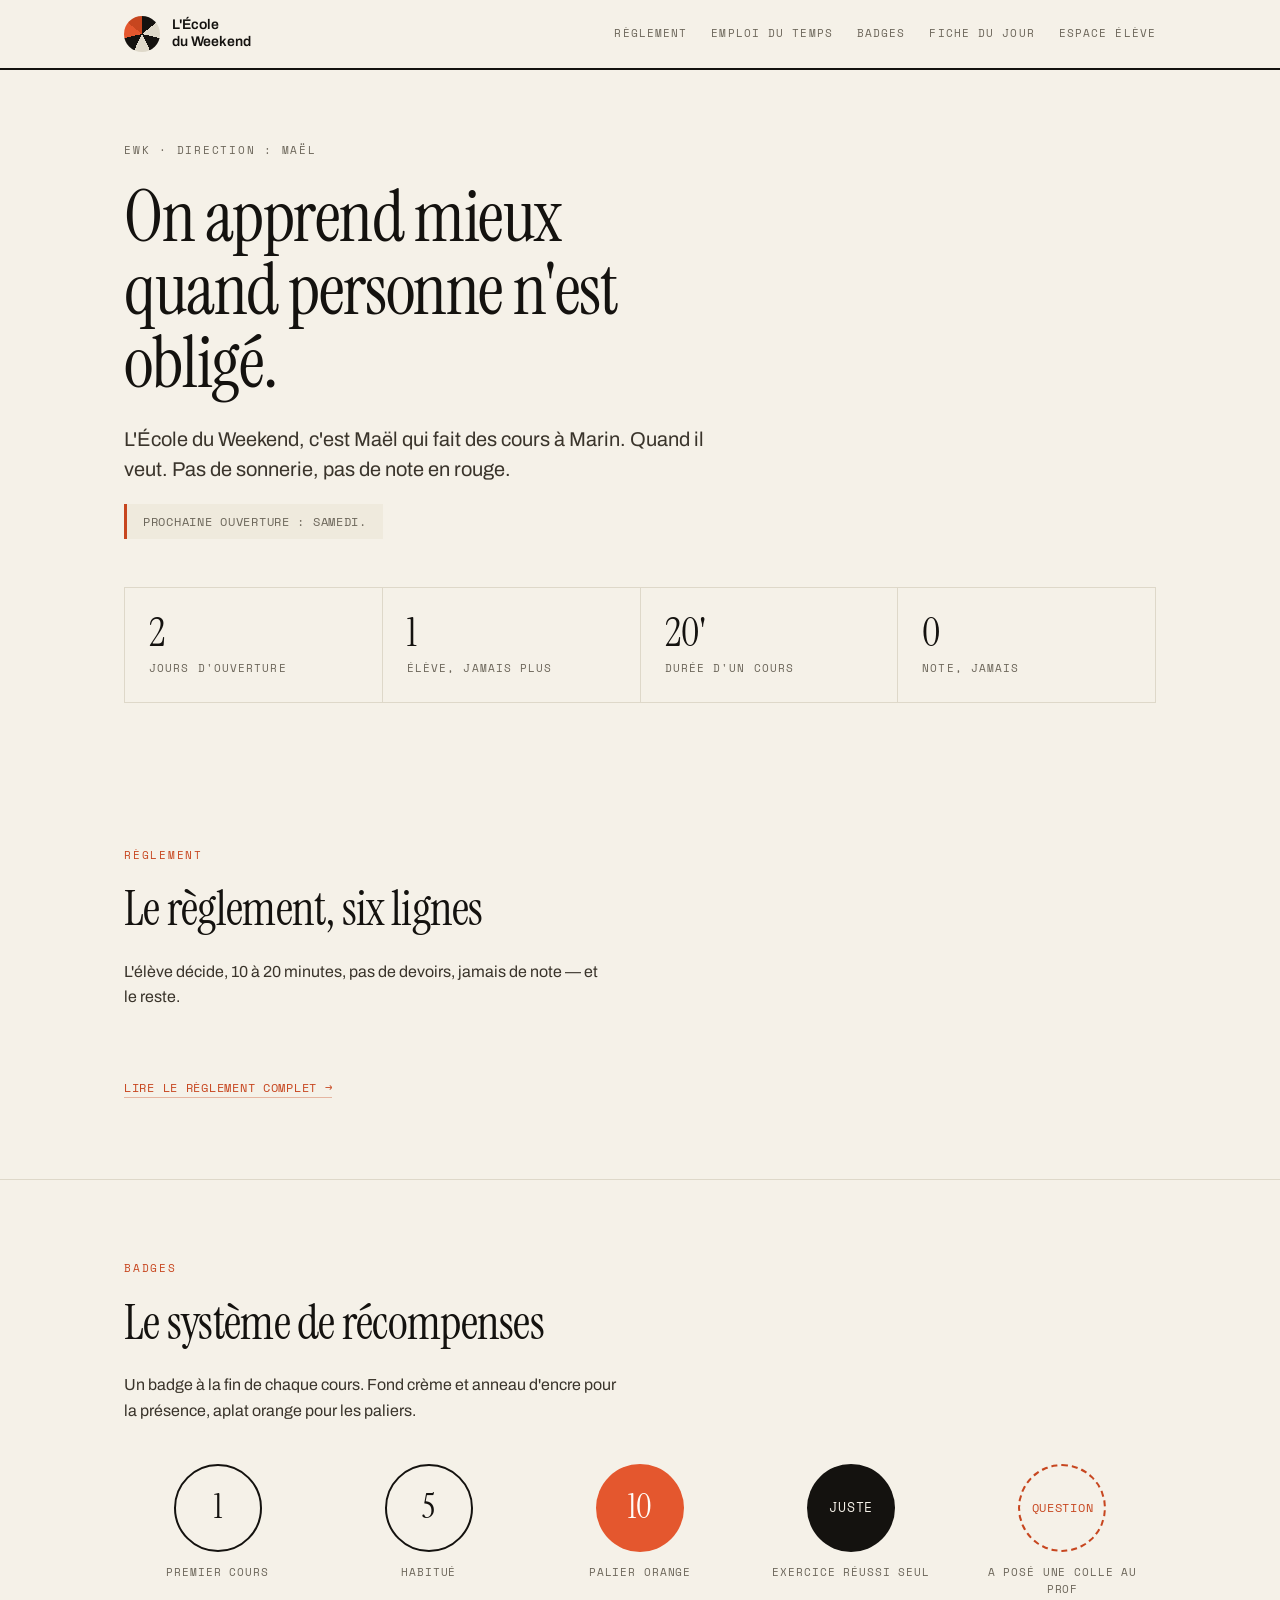
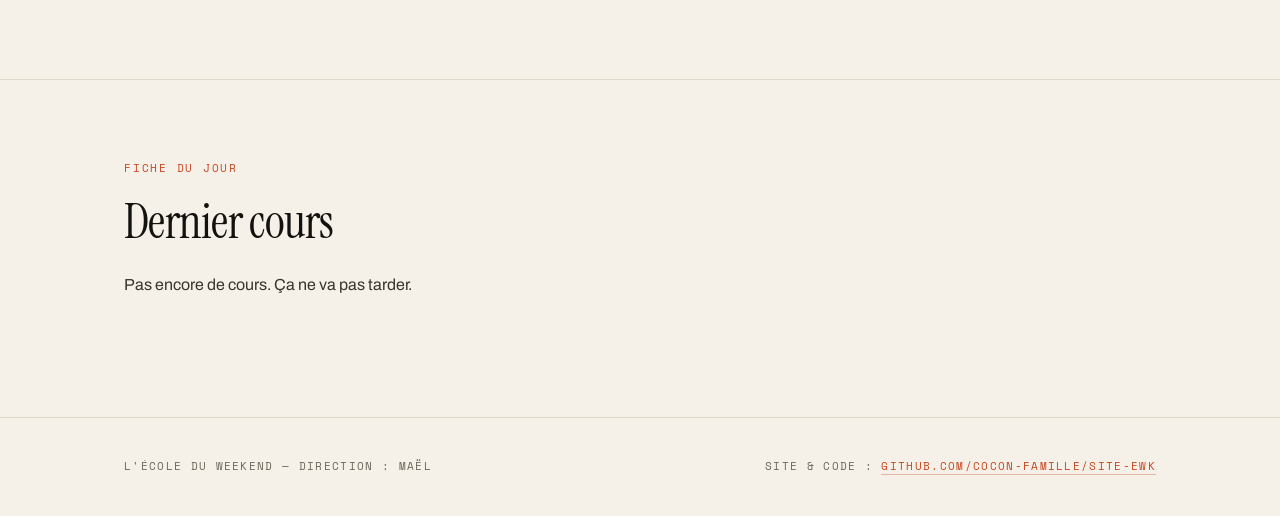
<file: index.html>
<!doctype html>
<html lang="fr">
<head>
<meta charset="utf-8">
<meta name="viewport" content="width=device-width, initial-scale=1">
<title>L'École du Weekend</title>
<meta name="description" content="L'École du Weekend — Maël fait des cours à Marin, deux jours par semaine, quand il veut.">
<link rel="icon" href="favicon.svg" type="image/svg+xml">
<link rel="icon" href="favicon-32.png" type="image/png">
<link rel="apple-touch-icon" href="apple-touch-icon.png">
<link rel="preconnect" href="https://fonts.googleapis.com">
<link rel="preconnect" href="https://fonts.gstatic.com" crossorigin>
<link href="https://fonts.googleapis.com/css2?family=Archivo:wght@400;500;600;700&family=Instrument+Serif:ital@0;1&family=Space+Mono:wght@400;700&display=swap" rel="stylesheet">
<link rel="stylesheet" href="styles.css">
</head>
<body>

<header class="site-header">
  <div class="wrap header-row">
    <a class="brand" href="#top">
      <span class="disc" aria-hidden="true"></span>
      <span class="brand-name">L'École<br>du Weekend</span>
    </a>
    <nav class="site-nav">
      <a href="reglement.html">Règlement</a>
      <a href="edt.html">Emploi du temps</a>
      <a href="#badges">Badges</a>
      <a href="#fiche">Fiche du jour</a>
      <a href="eleve.html">Espace élève</a>
    </nav>
  </div>
</header>

<main id="top">

  <section class="hero wrap">
    <p class="eyebrow">EWK &middot; direction : Maël</p>
    <h1>On apprend mieux<br>quand personne n'est obligé.</h1>
    <p class="lede">L'École du Weekend, c'est Maël qui fait des cours à Marin. Quand il veut. Pas de sonnerie, pas de note en rouge.</p>
    <p class="status" id="open-status" aria-live="polite"></p>
    <div class="stat-grid">
      <div class="stat"><span class="stat-num">2</span><span class="stat-label">jours d'ouverture</span></div>
      <div class="stat"><span class="stat-num">1</span><span class="stat-label">élève, jamais plus</span></div>
      <div class="stat"><span class="stat-num">20'</span><span class="stat-label">durée d'un cours</span></div>
      <div class="stat"><span class="stat-num">0</span><span class="stat-label">note, jamais</span></div>
    </div>
  </section>

  <section id="regles" class="section regles">
    <div class="wrap">
      <p class="eyebrow eyebrow--accent">Règlement</p>
      <h2>Le règlement, six lignes</h2>
      <p class="section-lede">L'élève décide, 10 à 20 minutes, pas de devoirs, jamais de note — et le reste.</p>
      <a class="link-arrow" href="reglement.html">Lire le règlement complet &rarr;</a>
    </div>
  </section>

  <section id="badges" class="section badges">
    <div class="wrap">
      <p class="eyebrow eyebrow--accent">Badges</p>
      <h2>Le système de récompenses</h2>
      <p class="section-lede">Un badge à la fin de chaque cours. Fond crème et anneau d'encre pour la présence, aplat orange pour les paliers.</p>
      <ul class="badge-grid">
        <li class="badge">
          <span class="badge-disc badge-disc--outline">1</span>
          <span class="badge-label">Premier cours</span>
        </li>
        <li class="badge">
          <span class="badge-disc badge-disc--outline">5</span>
          <span class="badge-label">Habitué</span>
        </li>
        <li class="badge">
          <span class="badge-disc badge-disc--orange">10</span>
          <span class="badge-label">Palier orange</span>
        </li>
        <li class="badge">
          <span class="badge-disc badge-disc--ink">JUSTE</span>
          <span class="badge-label">Exercice réussi seul</span>
        </li>
        <li class="badge">
          <span class="badge-disc badge-disc--dashed">QUESTION</span>
          <span class="badge-label">A posé une colle au prof</span>
        </li>
      </ul>
    </div>
  </section>

  <section id="fiche" class="section fiche">
    <div class="wrap">
      <p class="eyebrow eyebrow--accent">Fiche du jour</p>
      <h2>Dernier cours</h2>
      <div id="fiche-slot">
        <p class="section-lede">Chargement…</p>
      </div>
    </div>
  </section>

</main>

<footer class="site-footer">
  <div class="wrap footer-row">
    <span>L'École du Weekend &mdash; direction&nbsp;: Maël</span>
    <span>Site &amp; code&nbsp;: <a href="https://github.com/Cocon-famille/site-ewk">github.com/Cocon-famille/site-ewk</a></span>
  </div>
</footer>

<script src="data.js"></script>
<script src="script.js"></script>
<script>
  (async function () {
    const slot = document.getElementById("fiche-slot");
    try {
      const fiches = await EWK.fetchJSON("fiches.json");
      slot.innerHTML = "";
      if (!fiches.length) {
        slot.innerHTML = '<p class="section-lede">Pas encore de cours. Ça ne va pas tarder.</p>';
        return;
      }
      slot.appendChild(EWK.fiche(fiches[fiches.length - 1]));
    } catch (e) {
      slot.innerHTML = '<p class="section-lede">Fiche indisponible pour le moment.</p>';
    }
  })();
</script>
<!--Start of Tawk.to Script-->
<script type="text/javascript">
var Tawk_API=Tawk_API||{}, Tawk_LoadStart=new Date();
(function(){
var s1=document.createElement("script"),s0=document.getElementsByTagName("script")[0];
s1.async=true;
s1.src='https://embed.tawk.to/6adca12064a87f34797a15f4/1k5mtaqas';
s1.charset='UTF-8';
s1.setAttribute('crossorigin','*');
s0.parentNode.insertBefore(s1,s0);
})();
</script>
<!--End of Tawk.to Script-->
</body>
</html>
</file>
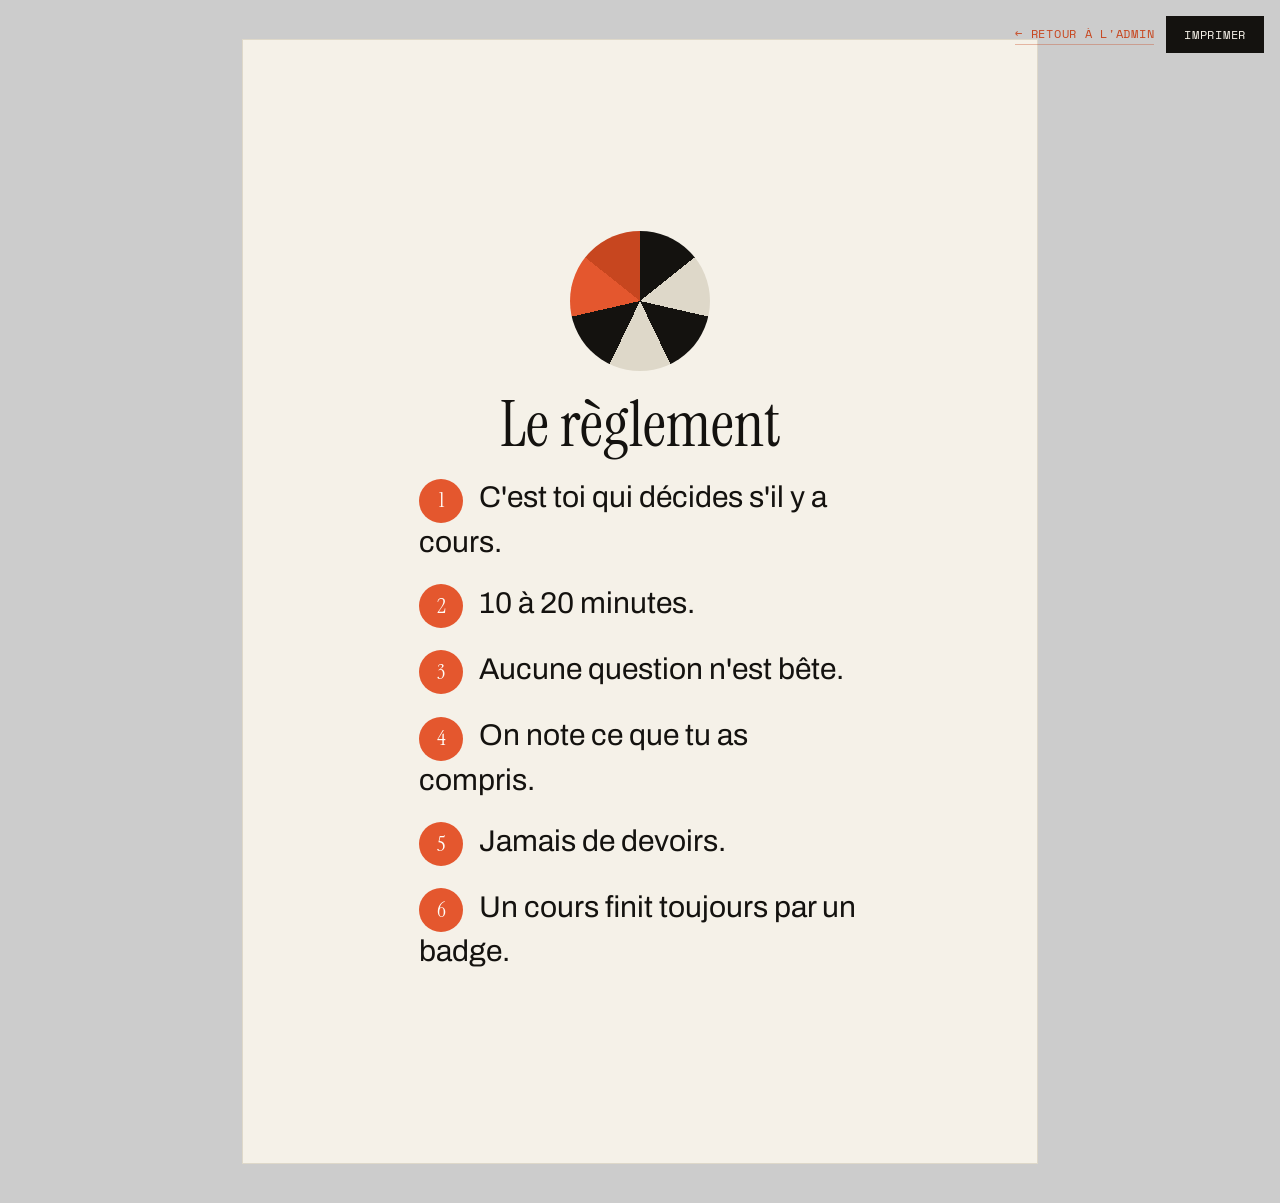
<file: affiche.html>
<!doctype html>
<html lang="fr">
<head>
<meta charset="utf-8">
<meta name="viewport" content="width=device-width, initial-scale=1">
<title>Affiche — L'École du Weekend</title>
<meta name="robots" content="noindex">
<link rel="icon" href="favicon.svg" type="image/svg+xml">
<link rel="icon" href="favicon-32.png" type="image/png">
<link rel="apple-touch-icon" href="apple-touch-icon.png">
<link rel="preconnect" href="https://fonts.googleapis.com">
<link rel="preconnect" href="https://fonts.gstatic.com" crossorigin>
<link href="https://fonts.googleapis.com/css2?family=Archivo:wght@400;600;700&family=Instrument+Serif:ital@0;1&family=Space+Mono:wght@400;700&display=swap" rel="stylesheet">
<link rel="stylesheet" href="styles.css">
</head>
<body class="poster-body">

<div class="poster-toolbar no-print">
  <a href="admin.html" id="back-link">&larr; Retour à l'admin</a>
  <button id="print-btn" type="button">Imprimer</button>
</div>

<div id="poster" class="poster"></div>

<script src="data.js"></script>
<script src="affiche.js"></script>
<!--Start of Tawk.to Script-->
<script type="text/javascript">
var Tawk_API=Tawk_API||{}, Tawk_LoadStart=new Date();
(function(){
var s1=document.createElement("script"),s0=document.getElementsByTagName("script")[0];
s1.async=true;
s1.src='https://embed.tawk.to/6adca12064a87f34797a15f4/1k5mtaqas';
s1.charset='UTF-8';
s1.setAttribute('crossorigin','*');
s0.parentNode.insertBefore(s1,s0);
})();
</script>
<!--End of Tawk.to Script-->
</body>
</html>
</file>
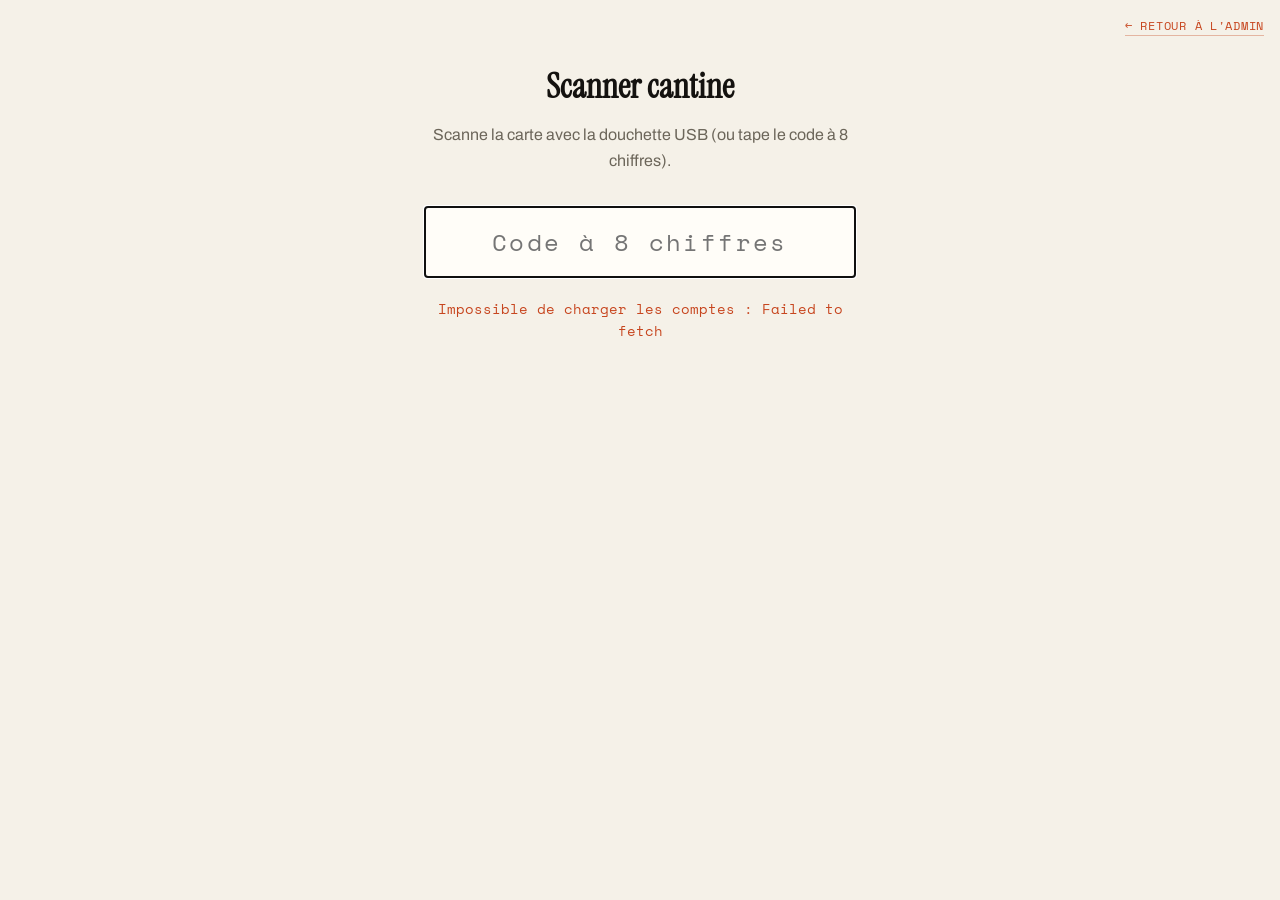
<file: cantine-scan.html>
<!doctype html>
<html lang="fr">
<head>
<meta charset="utf-8">
<meta name="viewport" content="width=device-width, initial-scale=1">
<title>Scanner cantine — L'École du Weekend</title>
<meta name="robots" content="noindex">
<link rel="icon" href="favicon.svg" type="image/svg+xml">
<link rel="icon" href="favicon-32.png" type="image/png">
<link rel="apple-touch-icon" href="apple-touch-icon.png">
<link rel="preconnect" href="https://fonts.googleapis.com">
<link rel="preconnect" href="https://fonts.gstatic.com" crossorigin>
<link href="https://fonts.googleapis.com/css2?family=Archivo:wght@400;500;600;700&family=Instrument+Serif:ital@0;1&family=Space+Mono:wght@400;700&display=swap" rel="stylesheet">
<link rel="stylesheet" href="styles.css">
</head>
<body class="fp-body">

<div class="poster-toolbar no-print">
  <a href="admin.html">&larr; Retour à l'admin</a>
</div>

<main class="cantine-scan-wrap">
  <h1 class="cantine-page-title">Scanner cantine</h1>
  <p class="cantine-page-lede">Scanne la carte avec la douchette USB (ou tape le code à 8 chiffres).</p>
  <input id="scan-input" class="scan-input" type="text" inputmode="numeric" autocomplete="off" placeholder="Code à 8 chiffres" autofocus>
  <p id="scan-status" class="scan-status">Prêt à scanner.</p>
</main>

<script src="data.js"></script>
<script src="cantine-scan.js"></script>
<!--Start of Tawk.to Script-->
<script type="text/javascript">
var Tawk_API=Tawk_API||{}, Tawk_LoadStart=new Date();
(function(){
var s1=document.createElement("script"),s0=document.getElementsByTagName("script")[0];
s1.async=true;
s1.src='https://embed.tawk.to/6adca12064a87f34797a15f4/1k5mtaqas';
s1.charset='UTF-8';
s1.setAttribute('crossorigin','*');
s0.parentNode.insertBefore(s1,s0);
})();
</script>
<!--End of Tawk.to Script-->
</body>
</html>
</file>
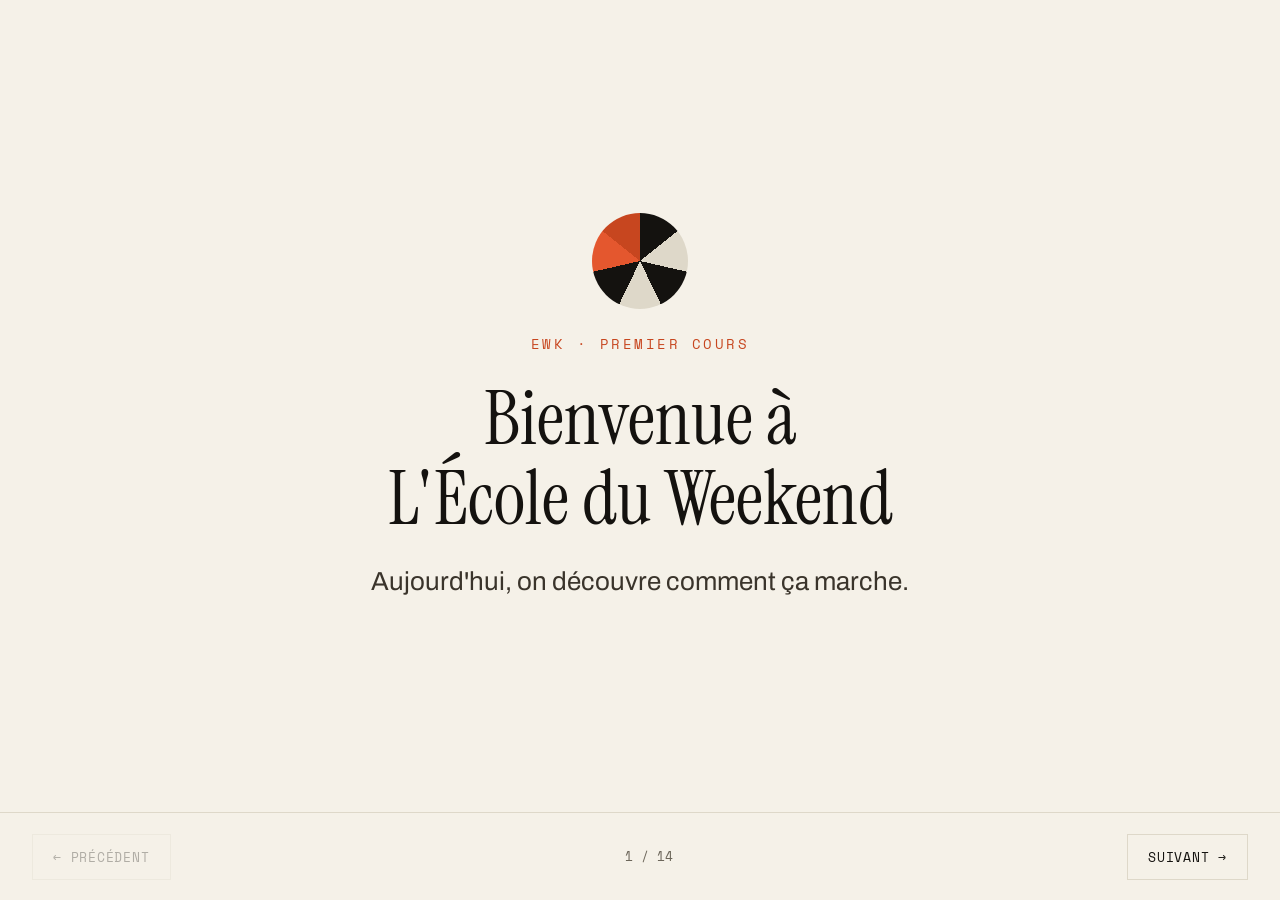
<file: diaporama.html>
<!doctype html>
<html lang="fr">
<head>
<meta charset="utf-8">
<meta name="viewport" content="width=device-width, initial-scale=1">
<title>Découverte — L'École du Weekend</title>
<meta name="robots" content="noindex">
<link rel="icon" href="favicon.svg" type="image/svg+xml">
<link rel="icon" href="favicon-32.png" type="image/png">
<link rel="apple-touch-icon" href="apple-touch-icon.png">
<link rel="preconnect" href="https://fonts.googleapis.com">
<link rel="preconnect" href="https://fonts.gstatic.com" crossorigin>
<link href="https://fonts.googleapis.com/css2?family=Archivo:wght@400;500;600;700&family=Instrument+Serif:ital@0;1&family=Space+Mono:wght@400;700&display=swap" rel="stylesheet">
<link rel="stylesheet" href="styles.css">
</head>
<body class="diapo-body">

<div id="diapo" class="diapo"></div>

<div class="diapo-nav">
  <button id="diapo-prev" type="button">&larr; Précédent</button>
  <span id="diapo-counter" class="diapo-counter"></span>
  <button id="diapo-next" type="button">Suivant &rarr;</button>
</div>

<script src="data.js"></script>
<script src="diaporama.js"></script>
<!--Start of Tawk.to Script-->
<script type="text/javascript">
var Tawk_API=Tawk_API||{}, Tawk_LoadStart=new Date();
(function(){
var s1=document.createElement("script"),s0=document.getElementsByTagName("script")[0];
s1.async=true;
s1.src='https://embed.tawk.to/6adca12064a87f34797a15f4/1k5mtaqas';
s1.charset='UTF-8';
s1.setAttribute('crossorigin','*');
s0.parentNode.insertBefore(s1,s0);
})();
</script>
<!--End of Tawk.to Script-->
</body>
</html>
</file>
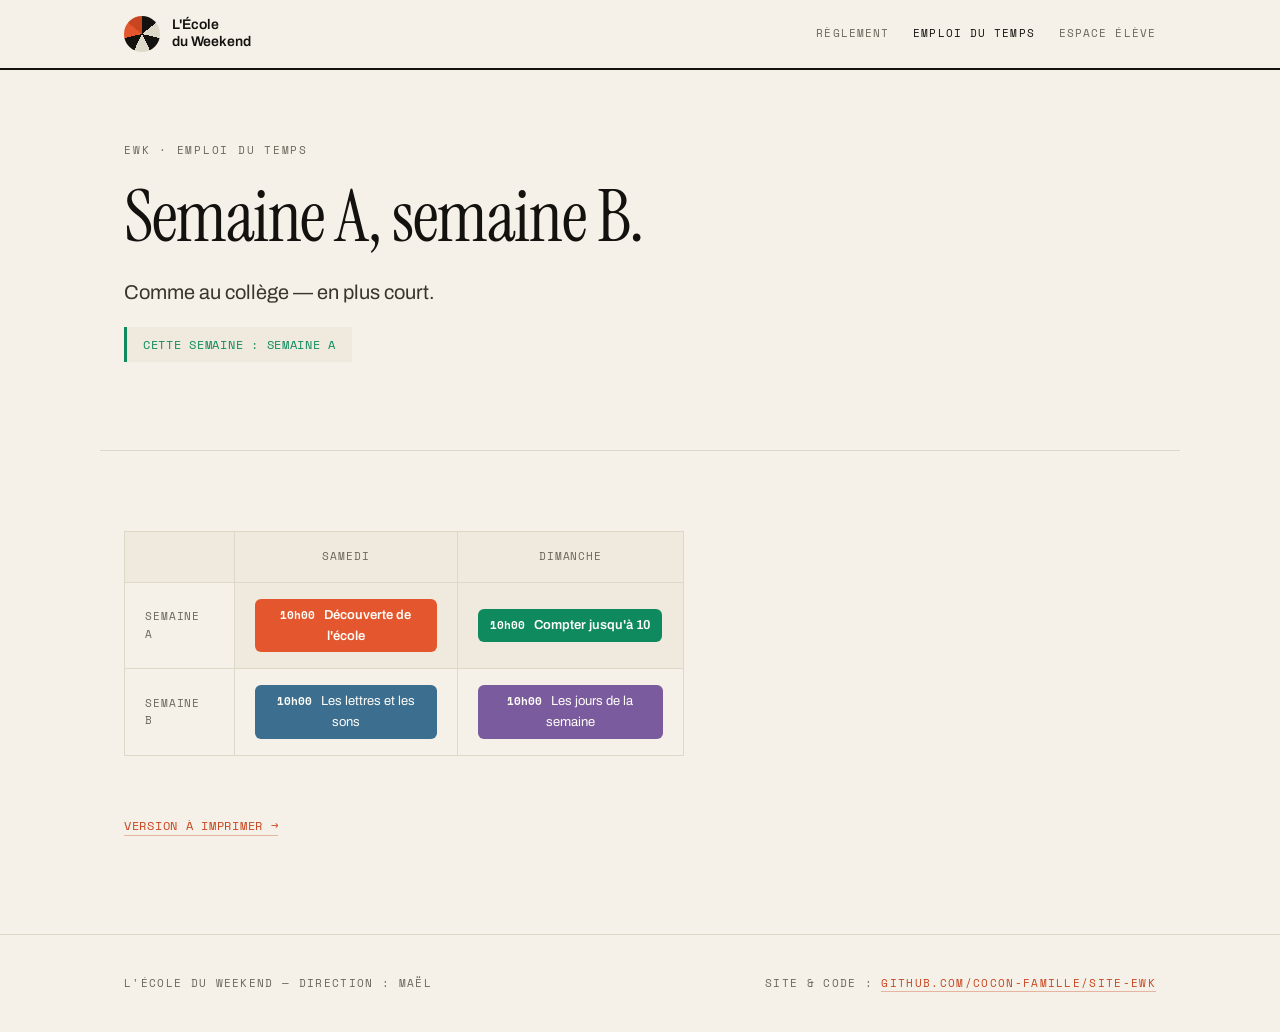
<file: edt.html>
<!doctype html>
<html lang="fr">
<head>
<meta charset="utf-8">
<meta name="viewport" content="width=device-width, initial-scale=1">
<title>Emploi du temps — L'École du Weekend</title>
<meta name="description" content="L'emploi du temps de L'École du Weekend, semaine A / semaine B.">
<link rel="icon" href="favicon.svg" type="image/svg+xml">
<link rel="icon" href="favicon-32.png" type="image/png">
<link rel="apple-touch-icon" href="apple-touch-icon.png">
<link rel="preconnect" href="https://fonts.googleapis.com">
<link rel="preconnect" href="https://fonts.gstatic.com" crossorigin>
<link href="https://fonts.googleapis.com/css2?family=Archivo:wght@400;500;600;700&family=Instrument+Serif:ital@0;1&family=Space+Mono:wght@400;700&display=swap" rel="stylesheet">
<link rel="stylesheet" href="styles.css">
</head>
<body>

<header class="site-header">
  <div class="wrap header-row">
    <a class="brand" href="index.html">
      <span class="disc" aria-hidden="true"></span>
      <span class="brand-name">L'École<br>du Weekend</span>
    </a>
    <nav class="site-nav">
      <a href="reglement.html">Règlement</a>
      <a href="edt.html" aria-current="page">Emploi du temps</a>
      <a href="eleve.html">Espace élève</a>
    </nav>
  </div>
</header>

<main>

  <section class="hero wrap hero--page">
    <p class="eyebrow">EWK &middot; emploi du temps</p>
    <h1>Semaine A, semaine B.</h1>
    <p class="lede">Comme au collège &mdash; en plus court.</p>
    <p class="status" id="semaine-status" aria-live="polite"></p>
  </section>

  <section class="section edt">
    <div class="wrap">
      <div id="edt-slot">
        <p class="section-lede">Chargement…</p>
      </div>
      <p style="margin-top:32px"><a class="link-arrow" href="affiche.html?type=edt" target="_blank" rel="noopener">Version à imprimer &rarr;</a></p>
    </div>
  </section>

</main>

<footer class="site-footer">
  <div class="wrap footer-row">
    <span>L'École du Weekend &mdash; direction&nbsp;: Maël</span>
    <span>Site &amp; code&nbsp;: <a href="https://github.com/Cocon-famille/site-ewk">github.com/Cocon-famille/site-ewk</a></span>
  </div>
</footer>

<script src="data.js"></script>
<script src="edt.js"></script>
<!--Start of Tawk.to Script-->
<script type="text/javascript">
var Tawk_API=Tawk_API||{}, Tawk_LoadStart=new Date();
(function(){
var s1=document.createElement("script"),s0=document.getElementsByTagName("script")[0];
s1.async=true;
s1.src='https://embed.tawk.to/6adca12064a87f34797a15f4/1k5mtaqas';
s1.charset='UTF-8';
s1.setAttribute('crossorigin','*');
s0.parentNode.insertBefore(s1,s0);
})();
</script>
<!--End of Tawk.to Script-->
</body>
</html>
</file>
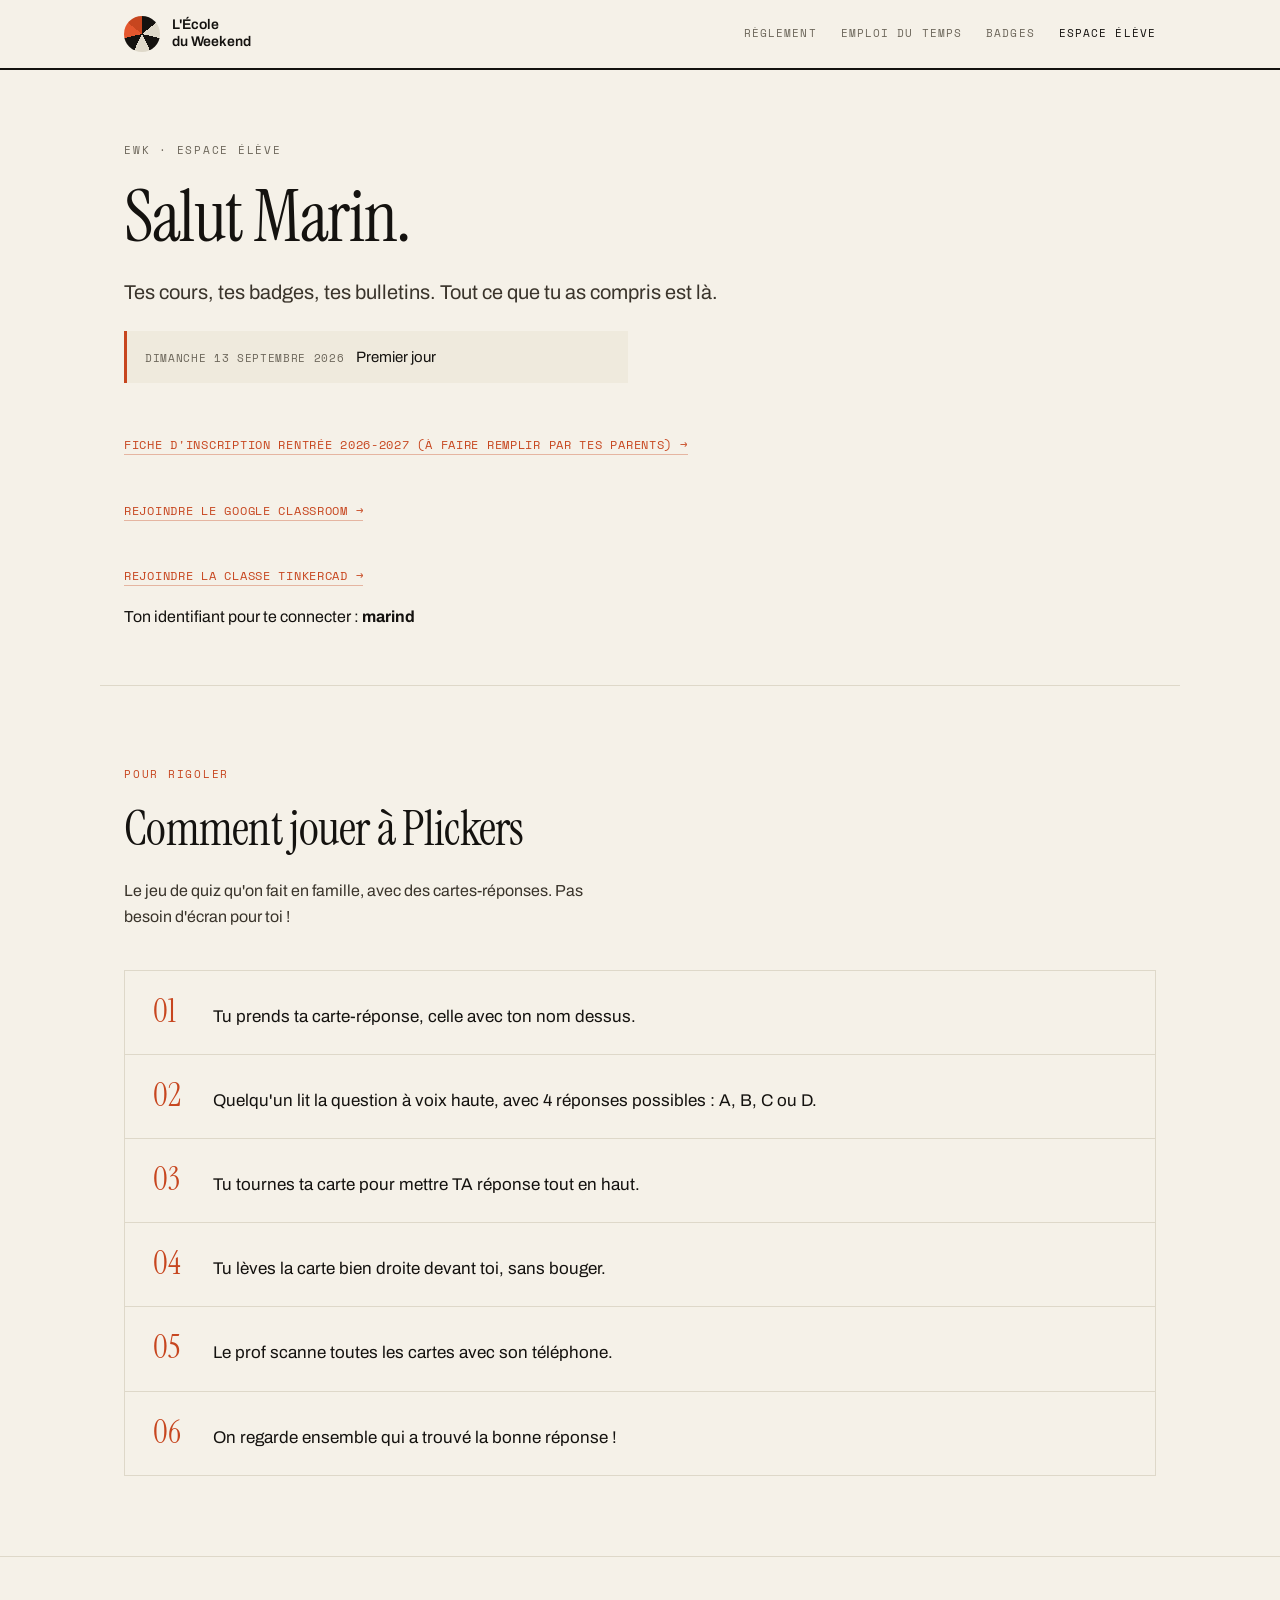
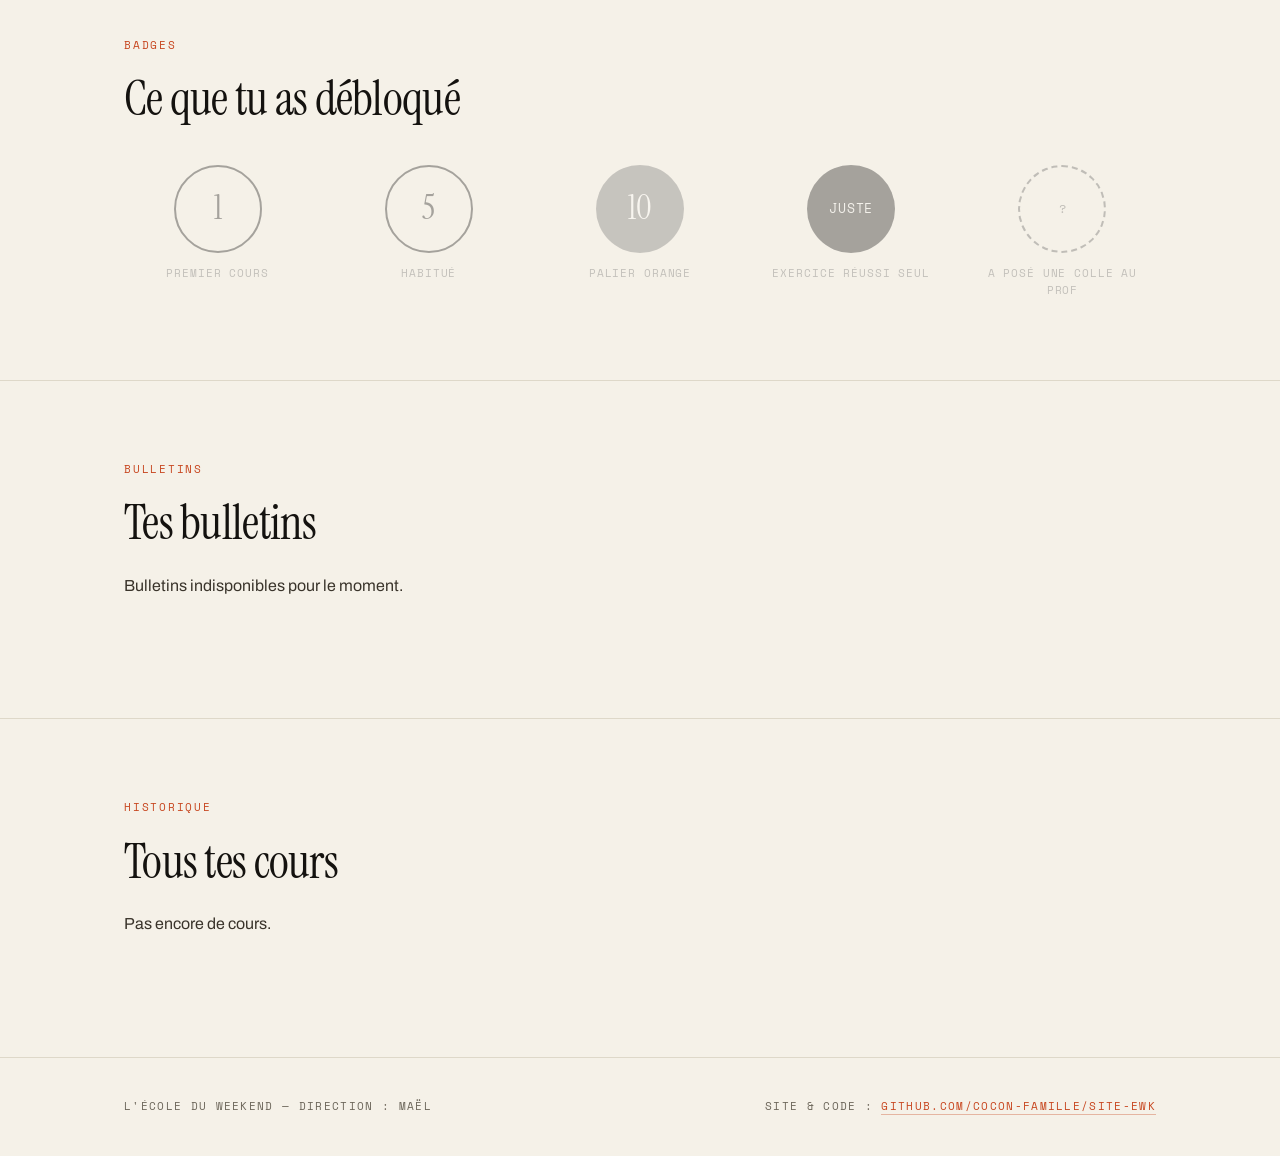
<file: eleve.html>
<!doctype html>
<html lang="fr">
<head>
<meta charset="utf-8">
<meta name="viewport" content="width=device-width, initial-scale=1">
<title>Espace élève — L'École du Weekend</title>
<meta name="description" content="Les fiches de cours, les badges et les bulletins de L'École du Weekend.">
<link rel="icon" href="favicon.svg" type="image/svg+xml">
<link rel="icon" href="favicon-32.png" type="image/png">
<link rel="apple-touch-icon" href="apple-touch-icon.png">
<link rel="preconnect" href="https://fonts.googleapis.com">
<link rel="preconnect" href="https://fonts.gstatic.com" crossorigin>
<link href="https://fonts.googleapis.com/css2?family=Archivo:wght@400;500;600;700&family=Instrument+Serif:ital@0;1&family=Space+Mono:wght@400;700&display=swap" rel="stylesheet">
<link rel="stylesheet" href="styles.css">
</head>
<body>

<header class="site-header">
  <div class="wrap header-row">
    <a class="brand" href="index.html">
      <span class="disc" aria-hidden="true"></span>
      <span class="brand-name">L'École<br>du Weekend</span>
    </a>
    <nav class="site-nav">
      <a href="reglement.html">Règlement</a>
      <a href="edt.html">Emploi du temps</a>
      <a href="index.html#badges">Badges</a>
      <a href="eleve.html" aria-current="page">Espace élève</a>
    </nav>
  </div>
</header>

<main>

  <section class="hero wrap hero--page">
    <p class="eyebrow">EWK &middot; espace élève</p>
    <h1>Salut Marin.</h1>
    <p class="lede">Tes cours, tes badges, tes bulletins. Tout ce que tu as compris est là.</p>
    <div id="eleve-messages" class="messages-list"></div>
    <p style="margin-top:24px"><a class="link-arrow" href="affiche.html?type=inscription" target="_blank" rel="noopener">Fiche d'inscription rentrée 2026-2027 (à faire remplir par tes parents) &rarr;</a></p>
    <p style="margin-top:12px"><a class="link-arrow" href="https://classroom.google.com/c/ODM1NTk5MDkxMDQ4?cjc=ffl4yxn3" target="_blank" rel="noopener">Rejoindre le Google Classroom &rarr;</a></p>
    <p style="margin-top:12px"><a id="tinkercad-link" class="link-arrow" href="https://www.tinkercad.com/joinclass/WNXS2AWKJ" target="_blank" rel="noopener">Rejoindre la classe Tinkercad &rarr;</a></p>
    <p style="margin-top:4px">Ton identifiant pour te connecter : <strong id="tinkercad-id"></strong></p>
  </section>

  <section class="section plickers">
    <div class="wrap">
      <p class="eyebrow eyebrow--accent">Pour rigoler</p>
      <h2>Comment jouer à Plickers</h2>
      <p class="section-lede">Le jeu de quiz qu'on fait en famille, avec des cartes-réponses. Pas besoin d'écran pour toi !</p>
      <ol class="rules">
        <li><span class="rule-num">01</span><span>Tu prends ta carte-réponse, celle avec ton nom dessus.</span></li>
        <li><span class="rule-num">02</span><span>Quelqu'un lit la question à voix haute, avec 4 réponses possibles : A, B, C ou D.</span></li>
        <li><span class="rule-num">03</span><span>Tu tournes ta carte pour mettre TA réponse tout en haut.</span></li>
        <li><span class="rule-num">04</span><span>Tu lèves la carte bien droite devant toi, sans bouger.</span></li>
        <li><span class="rule-num">05</span><span>Le prof scanne toutes les cartes avec son téléphone.</span></li>
        <li><span class="rule-num">06</span><span>On regarde ensemble qui a trouvé la bonne réponse !</span></li>
      </ol>
    </div>
  </section>

  <section class="section badges">
    <div class="wrap">
      <p class="eyebrow eyebrow--accent">Badges</p>
      <h2>Ce que tu as débloqué</h2>
      <ul class="badge-grid" id="eleve-badges"></ul>
    </div>
  </section>

  <section class="section bulletins">
    <div class="wrap">
      <p class="eyebrow eyebrow--accent">Bulletins</p>
      <h2>Tes bulletins</h2>
      <div id="eleve-bulletins" class="bulletin-list">
        <p class="section-lede">Chargement…</p>
      </div>
    </div>
  </section>

  <section class="section fiche">
    <div class="wrap">
      <p class="eyebrow eyebrow--accent">Historique</p>
      <h2>Tous tes cours</h2>
      <div id="eleve-fiches" class="fiche-list">
        <p class="section-lede">Chargement…</p>
      </div>
    </div>
  </section>

</main>

<footer class="site-footer">
  <div class="wrap footer-row">
    <span>L'École du Weekend &mdash; direction&nbsp;: Maël</span>
    <span>Site &amp; code&nbsp;: <a href="https://github.com/Cocon-famille/site-ewk">github.com/Cocon-famille/site-ewk</a></span>
  </div>
</footer>

<script src="data.js"></script>
<script src="eleve.js"></script>
<!--Start of Tawk.to Script-->
<script type="text/javascript">
var Tawk_API=Tawk_API||{}, Tawk_LoadStart=new Date();
(function(){
var s1=document.createElement("script"),s0=document.getElementsByTagName("script")[0];
s1.async=true;
s1.src='https://embed.tawk.to/6adca12064a87f34797a15f4/1k5mtaqas';
s1.charset='UTF-8';
s1.setAttribute('crossorigin','*');
s0.parentNode.insertBefore(s1,s0);
})();
</script>
<!--End of Tawk.to Script-->
</body>
</html>
</file>
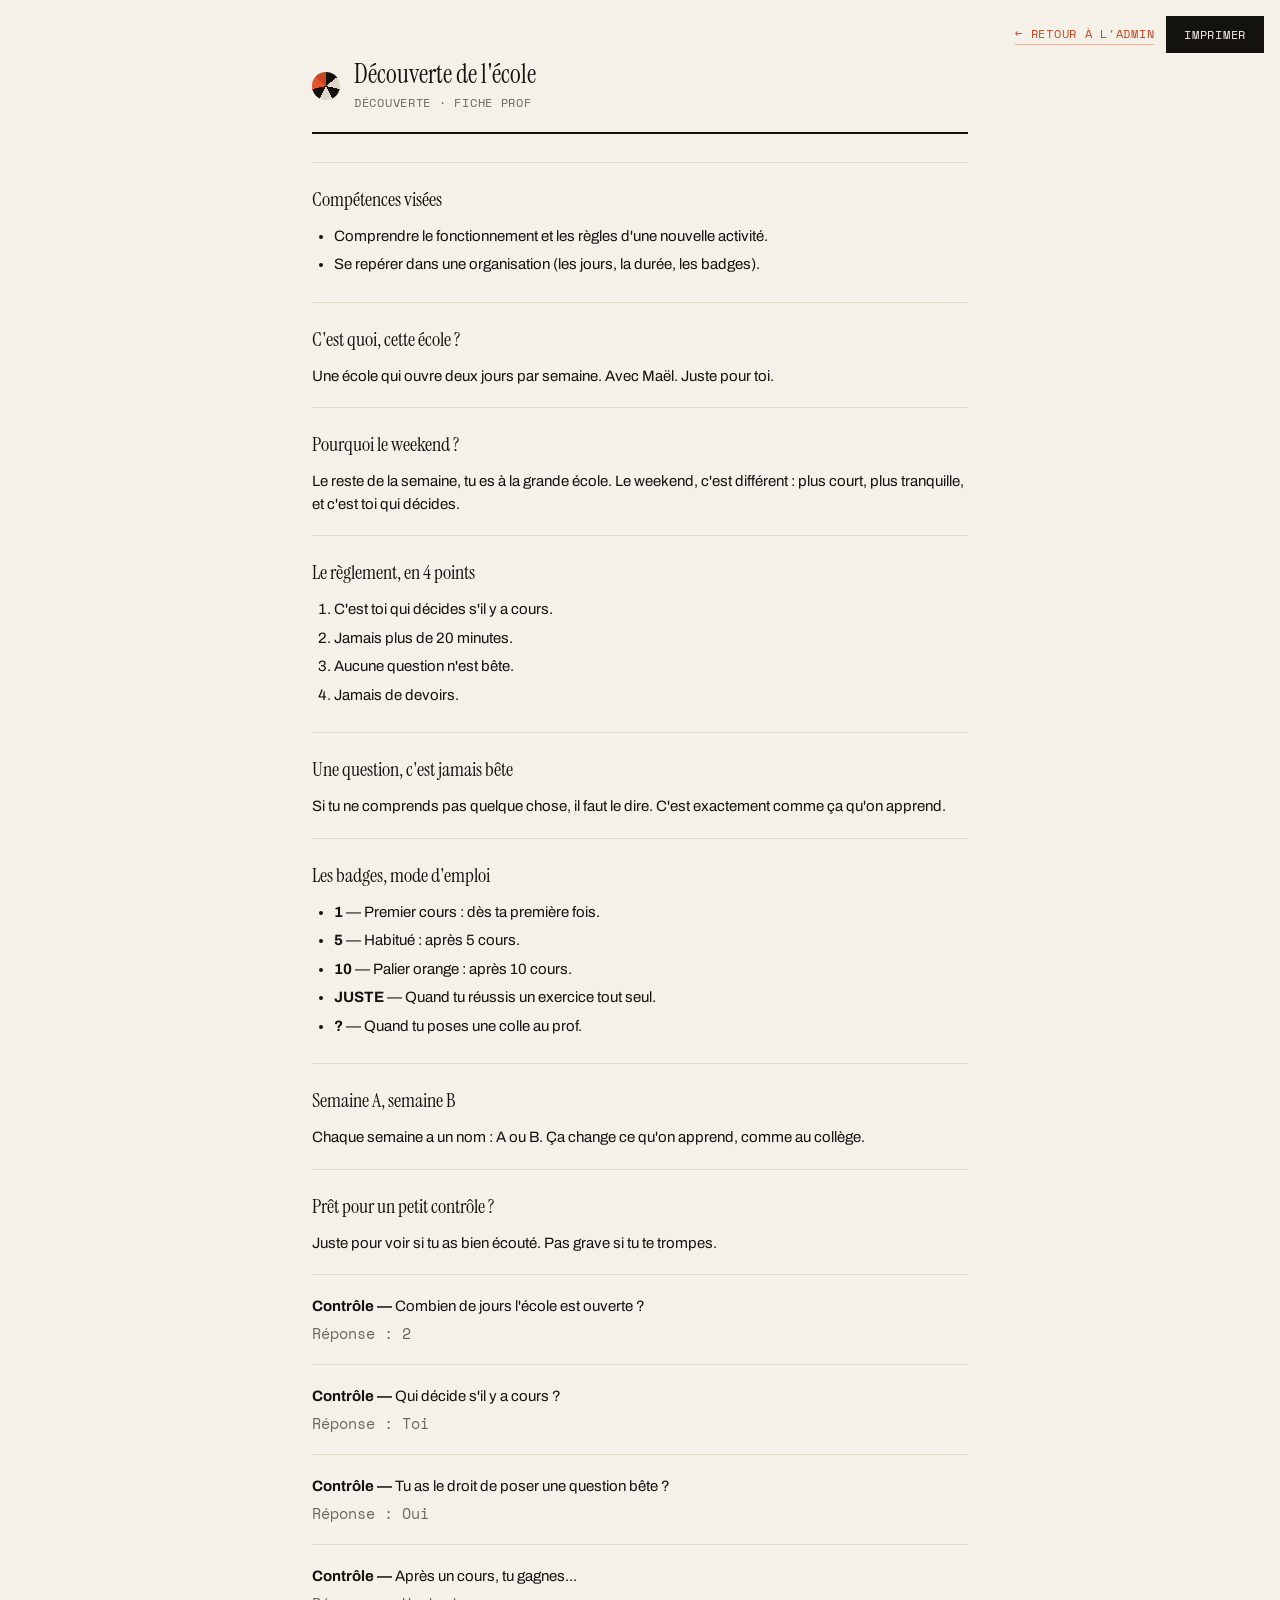
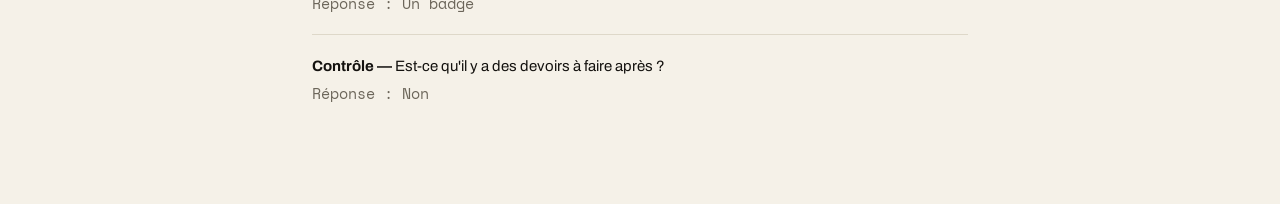
<file: fiche-prof.html>
<!doctype html>
<html lang="fr">
<head>
<meta charset="utf-8">
<meta name="viewport" content="width=device-width, initial-scale=1">
<title>Fiche prof — L'École du Weekend</title>
<meta name="robots" content="noindex">
<link rel="icon" href="favicon.svg" type="image/svg+xml">
<link rel="icon" href="favicon-32.png" type="image/png">
<link rel="apple-touch-icon" href="apple-touch-icon.png">
<link rel="preconnect" href="https://fonts.googleapis.com">
<link rel="preconnect" href="https://fonts.gstatic.com" crossorigin>
<link href="https://fonts.googleapis.com/css2?family=Archivo:wght@400;500;600;700&family=Instrument+Serif:ital@0;1&family=Space+Mono:wght@400;700&display=swap" rel="stylesheet">
<link rel="stylesheet" href="styles.css">
</head>
<body class="fp-body">

<div class="poster-toolbar no-print">
  <a href="admin.html">&larr; Retour à l'admin</a>
  <button id="print-btn" type="button">Imprimer</button>
</div>

<main id="fp-doc" class="fp-doc"></main>

<script src="data.js"></script>
<script src="fiche-prof.js"></script>
<!--Start of Tawk.to Script-->
<script type="text/javascript">
var Tawk_API=Tawk_API||{}, Tawk_LoadStart=new Date();
(function(){
var s1=document.createElement("script"),s0=document.getElementsByTagName("script")[0];
s1.async=true;
s1.src='https://embed.tawk.to/6adca12064a87f34797a15f4/1k5mtaqas';
s1.charset='UTF-8';
s1.setAttribute('crossorigin','*');
s0.parentNode.insertBefore(s1,s0);
})();
</script>
<!--End of Tawk.to Script-->
</body>
</html>
</file>
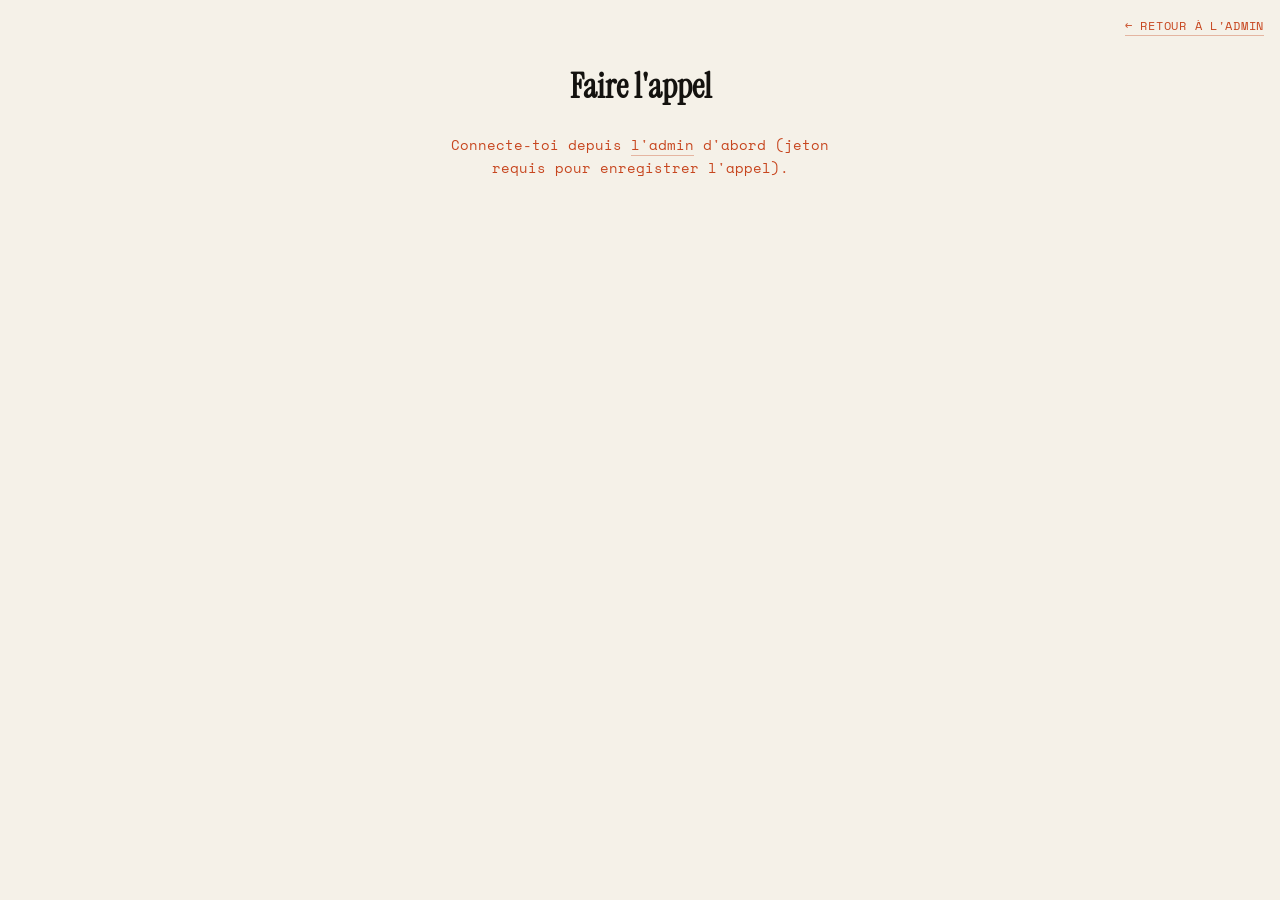
<file: presence-scan.html>
<!doctype html>
<html lang="fr">
<head>
<meta charset="utf-8">
<meta name="viewport" content="width=device-width, initial-scale=1">
<title>Faire l'appel — L'École du Weekend</title>
<meta name="robots" content="noindex">
<link rel="icon" href="favicon.svg" type="image/svg+xml">
<link rel="icon" href="favicon-32.png" type="image/png">
<link rel="apple-touch-icon" href="apple-touch-icon.png">
<link rel="preconnect" href="https://fonts.googleapis.com">
<link rel="preconnect" href="https://fonts.gstatic.com" crossorigin>
<link href="https://fonts.googleapis.com/css2?family=Archivo:wght@400;500;600;700&family=Instrument+Serif:ital@0;1&family=Space+Mono:wght@400;700&display=swap" rel="stylesheet">
<link rel="stylesheet" href="styles.css">
</head>
<body class="fp-body">

<div class="poster-toolbar no-print">
  <a href="admin.html">&larr; Retour à l'admin</a>
</div>

<main class="cantine-scan-wrap">
  <h1 class="cantine-page-title">Faire l'appel</h1>
  <p id="presence-guard" class="scan-status" hidden></p>
  <div id="presence-scan-area">
    <p class="cantine-page-lede">Scanne la carte avec la douchette USB (ou tape le code à 8 chiffres).</p>
    <input id="scan-input" class="scan-input" type="text" inputmode="numeric" autocomplete="off" placeholder="Code à 8 chiffres" autofocus>
    <p id="scan-status" class="scan-status">Prêt à scanner.</p>
  </div>
</main>

<script src="data.js"></script>
<script src="presence-scan.js"></script>
<!--Start of Tawk.to Script-->
<script type="text/javascript">
var Tawk_API=Tawk_API||{}, Tawk_LoadStart=new Date();
(function(){
var s1=document.createElement("script"),s0=document.getElementsByTagName("script")[0];
s1.async=true;
s1.src='https://embed.tawk.to/6adca12064a87f34797a15f4/1k5mtaqas';
s1.charset='UTF-8';
s1.setAttribute('crossorigin','*');
s0.parentNode.insertBefore(s1,s0);
})();
</script>
<!--End of Tawk.to Script-->
</body>
</html>
</file>
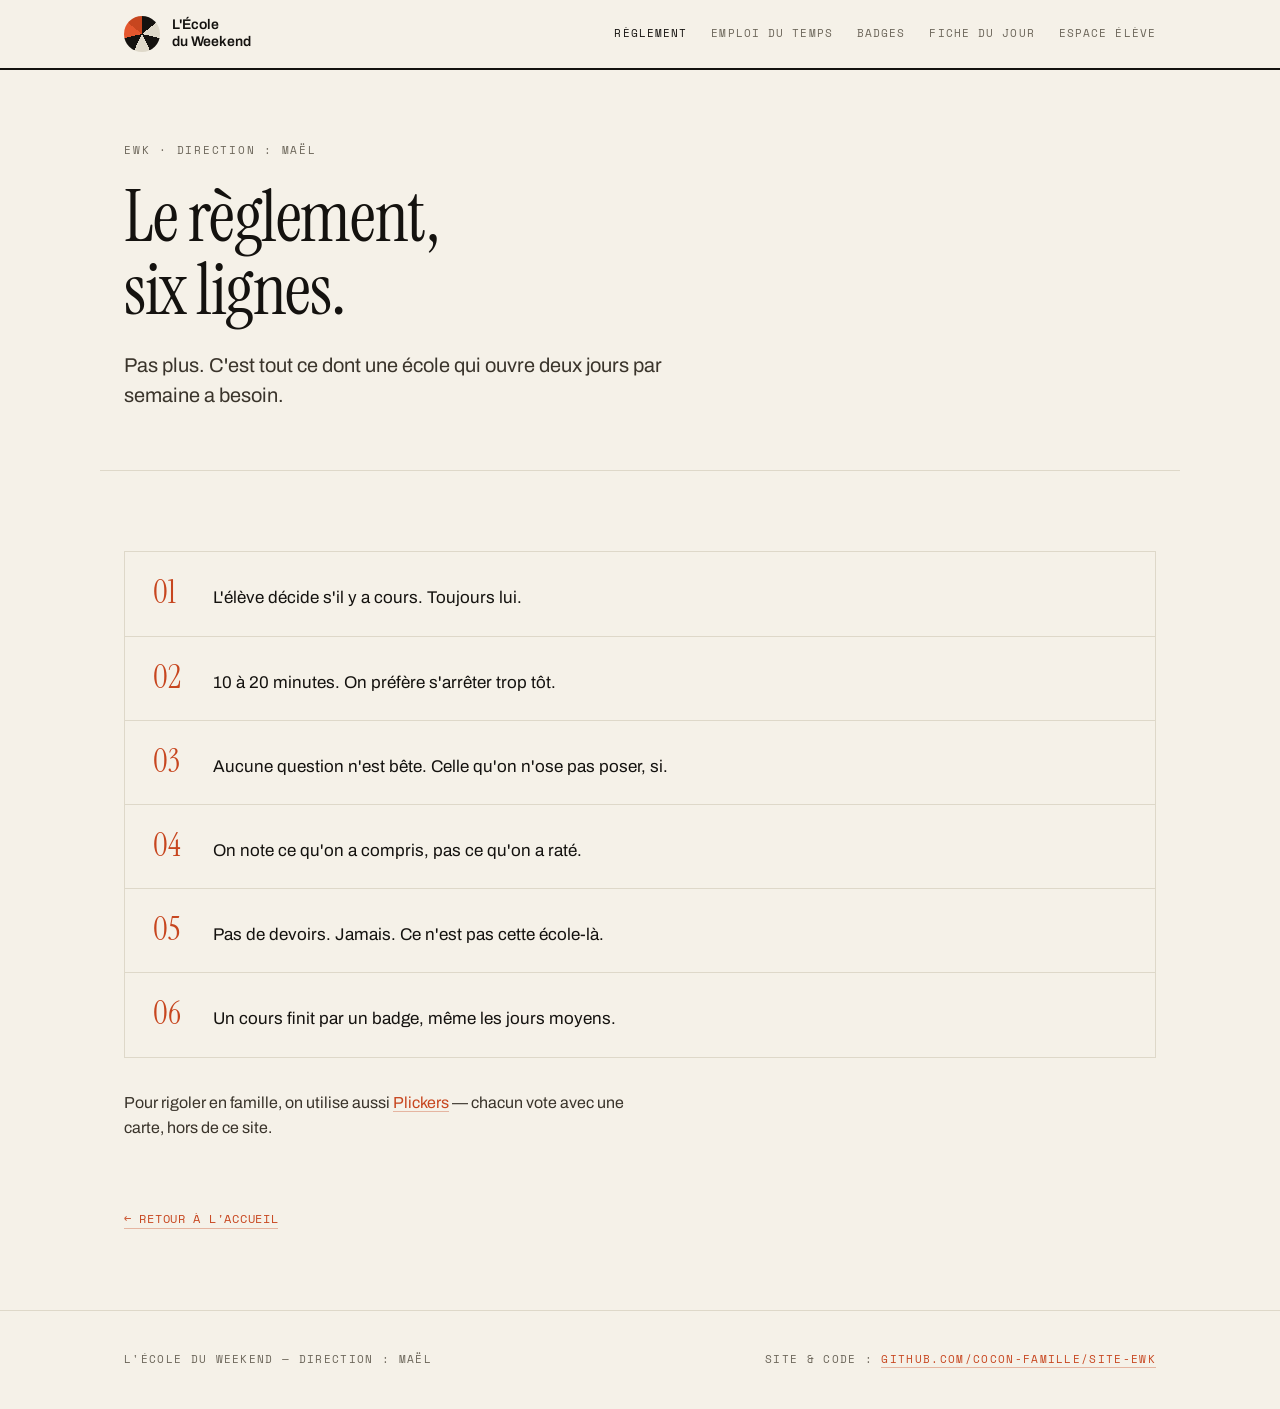
<file: reglement.html>
<!doctype html>
<html lang="fr">
<head>
<meta charset="utf-8">
<meta name="viewport" content="width=device-width, initial-scale=1">
<title>Règlement — L'École du Weekend</title>
<meta name="description" content="Le règlement de L'École du Weekend, en six lignes.">
<link rel="icon" href="favicon.svg" type="image/svg+xml">
<link rel="icon" href="favicon-32.png" type="image/png">
<link rel="apple-touch-icon" href="apple-touch-icon.png">
<link rel="preconnect" href="https://fonts.googleapis.com">
<link rel="preconnect" href="https://fonts.gstatic.com" crossorigin>
<link href="https://fonts.googleapis.com/css2?family=Archivo:wght@400;500;600;700&family=Instrument+Serif:ital@0;1&family=Space+Mono:wght@400;700&display=swap" rel="stylesheet">
<link rel="stylesheet" href="styles.css">
</head>
<body>

<header class="site-header">
  <div class="wrap header-row">
    <a class="brand" href="index.html">
      <span class="disc" aria-hidden="true"></span>
      <span class="brand-name">L'École<br>du Weekend</span>
    </a>
    <nav class="site-nav">
      <a href="reglement.html" aria-current="page">Règlement</a>
      <a href="edt.html">Emploi du temps</a>
      <a href="index.html#badges">Badges</a>
      <a href="index.html#fiche">Fiche du jour</a>
      <a href="eleve.html">Espace élève</a>
    </nav>
  </div>
</header>

<main>

  <section class="hero wrap hero--page">
    <p class="eyebrow">EWK &middot; direction : Maël</p>
    <h1>Le règlement,<br>six lignes.</h1>
    <p class="lede">Pas plus. C'est tout ce dont une école qui ouvre deux jours par semaine a besoin.</p>
  </section>

  <section class="section regles">
    <div class="wrap">
      <ol class="rules">
        <li><span class="rule-num">01</span><span>L'élève décide s'il y a cours. Toujours lui.</span></li>
        <li><span class="rule-num">02</span><span>10 à 20 minutes. On préfère s'arrêter trop tôt.</span></li>
        <li><span class="rule-num">03</span><span>Aucune question n'est bête. Celle qu'on n'ose pas poser, si.</span></li>
        <li><span class="rule-num">04</span><span>On note ce qu'on a compris, pas ce qu'on a raté.</span></li>
        <li><span class="rule-num">05</span><span>Pas de devoirs. Jamais. Ce n'est pas cette école-là.</span></li>
        <li><span class="rule-num">06</span><span>Un cours finit par un badge, même les jours moyens.</span></li>
      </ol>
      <p class="section-lede" style="margin-top:32px">Pour rigoler en famille, on utilise aussi <a href="https://get.plickers.com" target="_blank" rel="noopener">Plickers</a> — chacun vote avec une carte, hors de ce site.</p>
      <a class="link-arrow" href="index.html">&larr; Retour à l'accueil</a>
    </div>
  </section>

</main>

<footer class="site-footer">
  <div class="wrap footer-row">
    <span>L'École du Weekend &mdash; direction&nbsp;: Maël</span>
    <span>Site &amp; code&nbsp;: <a href="https://github.com/Cocon-famille/site-ewk">github.com/Cocon-famille/site-ewk</a></span>
  </div>
</footer>

<!--Start of Tawk.to Script-->
<script type="text/javascript">
var Tawk_API=Tawk_API||{}, Tawk_LoadStart=new Date();
(function(){
var s1=document.createElement("script"),s0=document.getElementsByTagName("script")[0];
s1.async=true;
s1.src='https://embed.tawk.to/6adca12064a87f34797a15f4/1k5mtaqas';
s1.charset='UTF-8';
s1.setAttribute('crossorigin','*');
s0.parentNode.insertBefore(s1,s0);
})();
</script>
<!--End of Tawk.to Script-->
</body>
</html>
</file>
<file: styles.css>
:root {
  --paper: #F5F1E8;
  --paper-raised: #FFFDF8;
  --ink: #14120F;
  --ink-pale: #6C665A;
  --chalk: #DED8C9;
  --chalk-bg: #EFEADD;
  --orange: #E4572E;
  --orange-text: #C7461F;
  --green: #0F8A5F;

  --font-serif: 'Instrument Serif', Georgia, serif;
  --font-sans: 'Archivo', Helvetica, sans-serif;
  --font-mono: 'Space Mono', 'Courier New', monospace;
}

* { box-sizing: border-box; }

body {
  margin: 0;
  background: var(--paper);
  color: var(--ink);
  font-family: var(--font-sans);
  font-size: 16px;
  line-height: 1.6;
  -webkit-font-smoothing: antialiased;
}

a { color: var(--orange-text); text-decoration: none; border-bottom: 1px solid rgba(199, 70, 31, .35); }
a:hover { color: var(--ink); border-bottom-color: var(--ink); }

.wrap { max-width: 1080px; margin: 0 auto; padding: 0 24px; }

/* Logo disc: 7 slices, the last 2 (weekend) in orange */
.disc {
  --size: 56px;
  display: inline-block;
  width: var(--size);
  height: var(--size);
  flex: none;
  border-radius: 50%;
  background: conic-gradient(
    var(--ink) 0turn .1428turn,
    var(--chalk) .1428turn .2857turn,
    var(--ink) .2857turn .4285turn,
    var(--chalk) .4285turn .5714turn,
    var(--ink) .5714turn .7142turn,
    var(--orange) .7142turn .8571turn,
    var(--orange-text) .8571turn 1turn
  );
}
.disc--small { --size: 28px; }

/* Header */
.site-header {
  border-bottom: 2px solid var(--ink);
  position: sticky;
  top: 0;
  background: var(--paper);
  z-index: 10;
}
.header-row {
  display: flex;
  flex-wrap: wrap;
  align-items: center;
  justify-content: space-between;
  gap: 16px;
  padding: 16px 24px;
}
.brand {
  display: flex;
  align-items: center;
  gap: 12px;
  border: 0;
}
.brand .disc { --size: 36px; }
.brand-name {
  font-family: var(--font-sans);
  font-weight: 600;
  font-size: 14px;
  line-height: 1.2;
  color: var(--ink);
}
.site-nav {
  display: flex;
  gap: 24px;
  font-family: var(--font-mono);
  font-size: 11px;
  letter-spacing: .1em;
  text-transform: uppercase;
}
.site-nav a { color: var(--ink-pale); border: 0; }
.site-nav a:hover, .site-nav a[aria-current="page"] { color: var(--ink); }

/* Hero */
.hero {
  padding: 72px 24px 64px;
  text-align: left;
}
.eyebrow {
  font-family: var(--font-mono);
  font-size: 11px;
  letter-spacing: .16em;
  text-transform: uppercase;
  color: var(--ink-pale);
  margin: 0 0 20px;
}
.eyebrow--accent { color: var(--orange-text); }
.hero--page { padding-bottom: 40px; border-bottom: 1px solid var(--chalk); }
.hero h1 {
  margin: 0 0 24px;
  font-family: var(--font-serif);
  font-weight: 400;
  font-size: clamp(36px, 6vw, 72px);
  line-height: 1.02;
  letter-spacing: -.02em;
  text-wrap: balance;
  max-width: 18ch;
}
.lede {
  margin: 0 0 20px;
  max-width: 56ch;
  font-size: clamp(17px, 2vw, 20px);
  line-height: 1.5;
  color: #3A342B;
  text-wrap: pretty;
}
.messages-list { display: flex; flex-direction: column; gap: 12px; margin: 24px 0 0; }
.message-card {
  display: flex; flex-wrap: wrap; gap: 12px; align-items: baseline;
  padding: 14px 18px; background: var(--chalk-bg); border-left: 3px solid var(--orange-text);
  font-size: 15px; text-align: left; max-width: 56ch;
}
.message-date {
  font-family: var(--font-mono); font-size: 11px; letter-spacing: .06em; text-transform: uppercase; color: var(--ink-pale);
  white-space: nowrap;
}

.status {
  display: inline-block;
  margin: 0 0 48px;
  padding: 8px 16px;
  font-family: var(--font-mono);
  font-size: 12px;
  letter-spacing: .06em;
  text-transform: uppercase;
  background: var(--chalk-bg);
  border-left: 3px solid var(--orange-text);
}
.status[data-open="true"] { border-left-color: var(--green); color: var(--green); }
.status[data-open="false"] { color: var(--ink-pale); }

.stat-grid {
  display: grid;
  grid-template-columns: repeat(auto-fit, minmax(140px, 1fr));
  gap: 1px;
  background: var(--chalk);
  border: 1px solid var(--chalk);
}
.stat { background: var(--paper); padding: 24px; }
.stat-num { display: block; font-family: var(--font-serif); font-size: 40px; line-height: 1; }
.stat-label {
  display: block;
  margin-top: 8px;
  font-family: var(--font-mono);
  font-size: 11px;
  letter-spacing: .1em;
  text-transform: uppercase;
  color: var(--ink-pale);
}

/* Sections */
.section { padding: 80px 0; border-bottom: 1px solid var(--chalk); }
.section h2 {
  margin: 0 0 40px;
  font-family: var(--font-serif);
  font-weight: 400;
  font-size: clamp(30px, 4.2vw, 48px);
  line-height: 1.05;
  letter-spacing: -.015em;
  max-width: 20ch;
}
.section-lede {
  margin: -16px 0 40px;
  max-width: 56ch;
  color: #3A342B;
  text-wrap: pretty;
}

/* Rules */
.rules {
  margin: 0;
  padding: 0;
  list-style: none;
  display: flex;
  flex-direction: column;
  gap: 1px;
  background: var(--chalk);
  border: 1px solid var(--chalk);
}
.rules li {
  background: var(--paper);
  padding: 24px 28px;
  display: flex;
  gap: 24px;
  align-items: baseline;
  font-size: 17px;
}
.rule-num {
  font-family: var(--font-serif);
  font-size: 32px;
  color: var(--orange-text);
  line-height: 1;
  min-width: 36px;
}

.link-arrow {
  display: inline-block;
  margin-top: 28px;
  font-family: var(--font-mono);
  font-size: 12px;
  letter-spacing: .06em;
  text-transform: uppercase;
  border-bottom: 1px solid rgba(199, 70, 31, .35);
}
.link-arrow:hover { border-bottom-color: var(--ink); }

/* Badges */
.badge-grid {
  margin: 0;
  padding: 0;
  list-style: none;
  display: grid;
  grid-template-columns: repeat(auto-fit, minmax(140px, 1fr));
  gap: 24px;
}
.badge {
  display: flex;
  flex-direction: column;
  align-items: center;
  gap: 12px;
  text-align: center;
}
.badge-disc {
  width: 88px;
  height: 88px;
  border-radius: 50%;
  display: flex;
  align-items: center;
  justify-content: center;
  font-family: var(--font-serif);
  font-size: 34px;
}
.badge-disc--outline { border: 2px solid var(--ink); }
.badge-disc--orange { background: var(--orange); color: var(--paper-raised); }
.badge-disc--ink { background: var(--ink); color: var(--paper); font-family: var(--font-mono); font-size: 13px; letter-spacing: .06em; }
.badge-disc--dashed { border: 2px dashed var(--orange-text); color: var(--orange-text); font-family: var(--font-mono); font-size: 12px; letter-spacing: .06em; }
.badge-label {
  font-family: var(--font-mono);
  font-size: 11px;
  letter-spacing: .08em;
  text-transform: uppercase;
  color: var(--ink-pale);
}
.badge--locked { opacity: .35; filter: grayscale(1); }

/* Bulletins */
.bulletin-list { display: flex; flex-direction: column; gap: 24px; }
.bulletin-card { background: var(--paper-raised); border: 1px solid var(--chalk); padding: 28px; max-width: 560px; }
.bulletin-card-head { display: flex; align-items: center; gap: 14px; padding-bottom: 16px; border-bottom: 2px solid var(--ink); margin-bottom: 16px; }
.bulletin-card-title { font-family: var(--font-serif); font-size: 22px; }
.bulletin-card-matieres { font-family: var(--font-mono); font-size: 11px; letter-spacing: .06em; text-transform: uppercase; color: var(--ink-pale); margin-top: 4px; }
.bulletin-points { margin: 0 0 12px; color: #3A342B; }
.bulletin-matieres-table { width: 100%; border-collapse: collapse; margin-bottom: 8px; }
.bulletin-matieres-table th, .bulletin-matieres-table td { padding: 10px 8px; border-bottom: 1px solid var(--chalk); text-align: left; vertical-align: top; font-size: 14px; font-weight: 400; }
.bulletin-matieres-table tr:last-child th, .bulletin-matieres-table tr:last-child td { border-bottom: 0; }
.bulletin-matieres-niveau { font-size: 18px; white-space: nowrap; }
.bulletin-legend { margin: 0 0 16px; font-family: var(--font-mono); font-size: 11px; color: var(--ink-pale); }
.bulletin-badges { display: flex; flex-wrap: wrap; gap: 8px; margin-bottom: 12px; }
.bulletin-mot-label { margin: 0 0 4px; font-family: var(--font-mono); font-size: 11px; letter-spacing: .06em; text-transform: uppercase; color: var(--ink-pale); }
.bulletin-mot { margin: 0 0 12px; font-family: var(--font-serif); font-style: italic; font-size: 19px; color: var(--orange-text); }
.bulletin-links { display: flex; gap: 20px; margin: 0; }

/* Course card */
.course-card {
  background: var(--paper-raised);
  border: 1px solid var(--chalk);
  padding: 28px;
  max-width: 480px;
}
.course-card-head {
  display: flex;
  align-items: center;
  gap: 12px;
  padding-bottom: 16px;
  border-bottom: 2px solid var(--ink);
}
.course-card-title { font-family: var(--font-sans); font-weight: 600; font-size: 13px; }
.course-card-ref { margin-left: auto; font-family: var(--font-mono); font-size: 11px; color: var(--ink-pale); }
.course-card-links { display: flex; flex-wrap: wrap; gap: 20px; margin-top: 20px; }
.course-table { width: 100%; border-collapse: collapse; margin-top: 20px; font-size: 14px; }
.course-table th {
  padding: 10px 0;
  border-bottom: 1px solid var(--chalk-bg);
  font-family: var(--font-mono);
  font-size: 11px;
  letter-spacing: .08em;
  text-transform: uppercase;
  color: var(--ink-pale);
  font-weight: 400;
  text-align: left;
  width: 46%;
}
.course-table td { padding: 10px 0; border-bottom: 1px solid var(--chalk-bg); }
.course-table tr:last-child th, .course-table tr:last-child td { border-bottom: 0; }
.pill {
  display: inline-block;
  padding: 4px 12px;
  border-radius: 999px;
  background: var(--orange);
  color: var(--paper-raised);
  font-family: var(--font-mono);
  font-size: 11px;
  letter-spacing: .06em;
}

/* Footer */
.site-footer { padding: 40px 0; }
.footer-row {
  display: flex;
  flex-wrap: wrap;
  gap: 16px;
  justify-content: space-between;
  align-items: baseline;
  font-family: var(--font-mono);
  font-size: 11px;
  letter-spacing: .12em;
  text-transform: uppercase;
  color: var(--ink-pale);
}
.footer-row a { letter-spacing: .12em; }

/* Admin */
.admin { padding: 56px 24px 96px; }
.admin-panel { max-width: 640px; }
.admin-panel h1 { font-family: var(--font-serif); font-weight: 400; font-size: clamp(32px, 4.5vw, 48px); margin: 0 0 20px; }
.admin-panel h2 { font-family: var(--font-serif); font-weight: 400; font-size: 32px; margin: 0 0 12px; }
.admin-panel h3 { font-family: var(--font-mono); font-size: 12px; letter-spacing: .08em; text-transform: uppercase; color: var(--ink-pale); margin: 40px 0 16px; }
.admin-panel code { font-family: var(--font-mono); background: var(--chalk-bg); padding: 2px 6px; font-size: .9em; }

#admin-whoami { font-family: var(--font-mono); font-size: 11px; letter-spacing: .08em; text-transform: uppercase; color: var(--ink-pale); }

.admin-tabs { display: flex; gap: 8px; flex-wrap: wrap; margin-bottom: 40px; border-bottom: 1px solid var(--chalk); }
.admin-tab-link {
  padding: 10px 4px; margin-right: 24px;
  font-family: var(--font-mono); font-size: 12px; letter-spacing: .08em; text-transform: uppercase;
  color: var(--ink-pale); border: 0; border-bottom: 2px solid transparent;
}
.admin-tab-link.is-active { color: var(--ink); border-bottom-color: var(--orange); }

.admin-form { display: flex; flex-direction: column; gap: 16px; margin-bottom: 8px; }
.admin-form--grid { display: grid; grid-template-columns: repeat(auto-fit, minmax(200px, 1fr)); gap: 16px; align-items: end; }
.admin-form label { display: flex; flex-direction: column; gap: 6px; font-family: var(--font-mono); font-size: 11px; letter-spacing: .06em; text-transform: uppercase; color: var(--ink-pale); }
.admin-form-span { grid-column: 1 / -1; }
.admin-form input, .admin-form select, .admin-form textarea {
  font-family: var(--font-sans); font-size: 15px; color: var(--ink);
  padding: 10px 12px; border: 1px solid var(--chalk); background: var(--paper-raised);
  text-transform: none; letter-spacing: normal;
}
.admin-form textarea { resize: vertical; }
.admin-form button {
  align-self: start;
  font-family: var(--font-mono); font-size: 12px; letter-spacing: .08em; text-transform: uppercase;
  color: var(--paper); background: var(--ink); border: 0; padding: 12px 20px; cursor: pointer;
}
.admin-form button:hover { background: var(--orange-text); }

.admin-status { margin: 12px 0 0; font-family: var(--font-mono); font-size: 12px; padding: 10px 14px; background: var(--chalk-bg); border-left: 3px solid var(--green); color: var(--green); }
.admin-status--error { border-left-color: var(--orange-text); color: var(--orange-text); }

.admin-list { display: flex; flex-direction: column; gap: 1px; background: var(--chalk); border: 1px solid var(--chalk); }
.admin-row { background: var(--paper); padding: 14px 18px; display: flex; justify-content: space-between; align-items: center; gap: 16px; font-size: 14px; }
.admin-row-delete {
  font-family: var(--font-mono); font-size: 11px; letter-spacing: .06em; text-transform: uppercase;
  color: var(--orange-text); background: none; border: 0; cursor: pointer; white-space: nowrap;
}
.admin-row-delete:hover { color: var(--ink); }
.admin-row-actions { display: flex; gap: 18px; flex: none; }

.programme-num { font-family: var(--font-mono); font-size: 12px; color: var(--orange-text); min-width: 34px; display: inline-block; }

.admin-richbar { display: flex; gap: 6px; margin-bottom: 6px; }
.admin-richbar button {
  font-family: var(--font-sans); font-size: 13px; line-height: 1; min-width: 30px;
  padding: 6px 10px; border: 1px solid var(--chalk); background: var(--paper-raised); color: var(--ink); cursor: pointer;
}
.admin-richbar button:hover { border-color: var(--ink-pale); }
.admin-richbar mark { background: #FCE38A; padding: 0 2px; }

.admin-form button.admin-form-button--ghost {
  background: none; color: var(--ink-pale); border: 1px solid var(--chalk);
}
.admin-form button.admin-form-button--ghost:hover { background: none; color: var(--ink); border-color: var(--ink-pale); }

.bulletin-matiere-row {
  display: grid; grid-template-columns: 1fr 1fr 2fr auto; gap: 10px; align-items: start; margin-bottom: 10px;
}
.bulletin-matiere-row input, .bulletin-matiere-row select, .bulletin-matiere-row textarea {
  font-family: var(--font-sans); font-size: 14px; color: var(--ink);
  padding: 8px 10px; border: 1px solid var(--chalk); background: var(--paper-raised); resize: vertical;
}
.bulletin-matiere-remove {
  font-family: var(--font-mono); font-size: 16px; color: var(--ink-pale); background: none; border: 0; cursor: pointer; padding: 8px;
}
.bulletin-matiere-remove:hover { color: var(--orange-text); }
#bulletin-add-matiere {
  font-family: var(--font-mono); font-size: 12px; letter-spacing: .06em; text-transform: uppercase;
  color: var(--ink); background: none; border: 1px solid var(--chalk); padding: 8px 14px; cursor: pointer; margin-top: 4px;
}

/* Affiches (posters) */
.poster-body { margin: 0; background: #ccc; }
.poster-toolbar {
  position: fixed; top: 16px; right: 16px; left: 16px; z-index: 10;
  display: flex; gap: 12px; align-items: center; justify-content: flex-end; flex-wrap: wrap;
  font-family: var(--font-mono); font-size: 12px; letter-spacing: .06em; text-transform: uppercase;
}
.poster-toolbar button {
  font-family: var(--font-mono); font-size: 12px; letter-spacing: .06em; text-transform: uppercase;
  color: var(--paper); background: var(--ink); border: 0; padding: 10px 18px; cursor: pointer;
}

.poster {
  width: 210mm; height: 297mm; margin: 40px auto;
  display: flex; align-items: center; justify-content: center;
  box-shadow: 0 0 0 1px var(--chalk);
  print-color-adjust: exact; -webkit-print-color-adjust: exact;
  overflow: hidden;
}
.poster-inner { display: flex; flex-direction: column; align-items: center; text-align: center; gap: 20px; padding: 60px; }
.poster-logo { --size: 140px; }
.poster-logo--dark {
  background: conic-gradient(var(--paper) 0turn .1428turn, #4A443A .1428turn .2857turn, var(--paper) .2857turn .4285turn, #4A443A .4285turn .5714turn, var(--paper) .5714turn .7142turn, var(--orange) .7142turn .8571turn, var(--orange-text) .8571turn 1turn);
}
.poster-eyebrow { font-family: var(--font-mono); font-size: 14px; letter-spacing: .2em; text-transform: uppercase; color: var(--orange-text); margin: 0; }
.poster-title { font-family: var(--font-serif); font-weight: 400; font-size: 64px; line-height: 1.05; margin: 0; max-width: 16ch; }
.poster-title--light { color: var(--paper); }
.poster-sub { font-family: var(--font-mono); font-size: 18px; letter-spacing: .06em; text-transform: uppercase; color: var(--paper); opacity: .8; margin: 0; }
.poster-decerne { font-family: var(--font-serif); font-style: italic; font-size: 30px; color: var(--orange-text); margin: 0; }
.poster-message { font-size: 22px; max-width: 32ch; margin: 0; color: #3A342B; }
.poster-footer { font-family: var(--font-mono); font-size: 14px; letter-spacing: .1em; text-transform: uppercase; color: var(--ink-pale); margin: 12px 0 0; }

.poster--reglement { background: var(--paper); color: var(--ink); }
.poster-rules {
  margin: 0; padding: 0; list-style: none; text-align: left; max-width: 26ch;
  display: flex; flex-direction: column; gap: 22px; font-size: 30px; line-height: 1.3;
}
.poster-rule-num {
  display: inline-flex; align-items: center; justify-content: center;
  width: 44px; height: 44px; margin-right: 16px; flex: none;
  border-radius: 50%; background: var(--orange); color: var(--paper-raised);
  font-family: var(--font-serif); font-size: 22px;
}

.poster--badge { background: var(--ink); color: var(--paper); }
.poster-badge-disc {
  width: 260px; height: 260px; border-radius: 50%;
  display: flex; align-items: center; justify-content: center;
  font-family: var(--font-mono); font-size: 40px; letter-spacing: .04em;
}
.poster-badge-disc--juste { background: var(--paper); color: var(--ink); }
.poster-badge-disc--question { border: 6px dashed var(--orange); color: var(--orange); }

.poster--diplome { background: var(--paper); color: var(--ink); border: 12px solid var(--ink); }

.poster--couverture { background: var(--paper); color: var(--ink); flex-direction: column; justify-content: space-between; }
.poster-couverture-stripe {
  width: 100%; height: 28px; flex: none;
  background: repeating-linear-gradient(45deg, var(--orange) 0 14px, var(--paper) 14px 28px);
}

.poster--fiche { background: var(--paper); color: var(--ink); }
.poster-fiche { width: 100%; max-width: 640px; padding: 48px; border: 2px solid var(--ink); }
.poster-fiche-head { display: flex; align-items: center; gap: 16px; padding-bottom: 20px; border-bottom: 2px solid var(--ink); }
.poster-fiche-title { font-family: var(--font-sans); font-weight: 600; font-size: 18px; }
.poster-fiche-ref { margin-left: auto; font-family: var(--font-mono); font-size: 13px; }
.poster-fiche-table { width: 100%; border-collapse: collapse; margin-top: 28px; font-size: 18px; }
.poster-fiche-table th {
  padding: 16px 0; border-bottom: 1px solid var(--chalk); text-align: left; width: 42%;
  font-family: var(--font-mono); font-size: 12px; letter-spacing: .08em; text-transform: uppercase; font-weight: 400;
}
.poster-fiche-table td { padding: 16px 0; border-bottom: 1px solid var(--chalk); }
.poster-fiche-table tr:last-child th, .poster-fiche-table tr:last-child td { border-bottom: 0; }
.poster-fiche-badge {
  display: inline-block; padding: 4px 14px; border: 2px solid var(--ink);
  font-family: var(--font-mono); font-size: 13px; letter-spacing: .06em;
}
.poster-fiche-foot {
  margin: 32px 0 0; font-family: var(--font-mono); font-size: 11px; letter-spacing: .1em;
  text-transform: uppercase; color: var(--ink-pale); text-align: center;
}

.poster--inscription { background: var(--paper); color: var(--ink); align-items: flex-start; }
.poster-inscription { width: 100%; max-width: 640px; padding: 48px; border: 2px solid var(--ink); text-align: left; }
.poster-inscription-head { display: flex; align-items: center; gap: 16px; padding-bottom: 20px; border-bottom: 2px solid var(--ink); margin-bottom: 28px; }
.poster-inscription-title { font-family: var(--font-sans); font-weight: 600; font-size: 18px; }
.poster-inscription-sub { font-family: var(--font-mono); font-size: 12px; letter-spacing: .06em; text-transform: uppercase; color: var(--ink-pale); margin-top: 4px; }
.poster-inscription-field { margin-bottom: 26px; }
.poster-inscription-field label { display: block; font-family: var(--font-mono); font-size: 12px; letter-spacing: .06em; text-transform: uppercase; color: var(--ink-pale); margin-bottom: 10px; }
.poster-inscription-input {
  width: 100%; border: 0; border-bottom: 1px solid var(--ink); border-radius: 0; background: transparent;
  font-family: var(--font-sans); font-size: 16px; color: var(--ink); padding: 4px 2px; resize: none;
}
.poster-inscription-input:focus { outline: 2px solid var(--orange); outline-offset: 2px; }
.poster-inscription-input--short { max-width: 260px; }
.poster-inscription-textarea { min-height: 52px; }
.poster-inscription-signatures { display: flex; gap: 40px; margin-top: 20px; }
.poster-inscription-signature { flex: 1; }
.poster-inscription-signature label { display: block; margin-top: 10px; font-family: var(--font-mono); font-size: 11px; letter-spacing: .06em; text-transform: uppercase; color: var(--ink-pale); }
.poster-inscription-submit { margin-top: 32px; padding-top: 24px; border-top: 1px solid var(--chalk); }
.poster-inscription-submit button {
  font-family: var(--font-mono); font-size: 13px; letter-spacing: .06em; text-transform: uppercase;
  color: var(--paper); background: var(--orange-text); border: 0; padding: 12px 24px; cursor: pointer;
}
.poster-inscription-submit button:disabled { opacity: .6; cursor: default; }
.poster-inscription-status { margin: 12px 0 0; font-size: 13px; color: var(--ink); }
.poster-inscription-status--error { color: var(--orange-text); }

@media print {
  .poster-inscription-input { outline: none; }
  select.poster-inscription-input { appearance: none; -webkit-appearance: none; }
}

.poster--edt { background: var(--paper); color: var(--ink); }
.poster-inner--edt { gap: 32px; padding: 40px; width: 100%; }
.poster-edt-grid { display: grid; grid-template-columns: 1fr 1fr; gap: 28px; width: 100%; }
.poster-edt-semaine { background: var(--paper-raised); border: 1px solid var(--chalk); padding: 24px; text-align: left; }
.poster-edt-semaine-label {
  font-family: var(--font-serif); font-size: 26px; margin-bottom: 20px; text-align: center;
  border-bottom: 2px solid var(--ink); padding-bottom: 12px;
}
.poster-edt-day { margin-bottom: 20px; }
.poster-edt-day:last-child { margin-bottom: 0; }
.poster-edt-day-label {
  display: block; font-family: var(--font-mono); font-size: 12px; letter-spacing: .08em;
  text-transform: uppercase; color: var(--ink-pale); margin-bottom: 10px;
}
.poster-edt-chip {
  display: block; padding: 10px 14px; border-radius: 6px; margin-bottom: 8px;
  font-family: var(--font-sans); font-size: 16px;
}
.poster-edt-chip:last-child { margin-bottom: 0; }
.poster-edt-chip b { font-family: var(--font-mono); font-size: 13px; margin-right: 8px; }
.poster-edt-empty { color: var(--ink-pale); font-size: 15px; }

/* Emploi du temps */
.edt-table { width: 100%; max-width: 560px; border-collapse: collapse; font-size: 15px; }
.edt-table th, .edt-table td { border: 1px solid var(--chalk); padding: 16px 20px; text-align: center; }
.edt-table thead th {
  background: var(--chalk-bg); font-family: var(--font-mono); font-size: 11px;
  letter-spacing: .08em; text-transform: uppercase; color: var(--ink-pale); font-weight: 400;
}
.edt-table tbody th {
  font-family: var(--font-mono); font-size: 11px; letter-spacing: .08em; text-transform: uppercase;
  color: var(--ink-pale); font-weight: 400; text-align: left; background: var(--paper);
}
.edt-row--current { background: var(--chalk-bg); }
.edt-row--current th, .edt-row--current td { color: var(--ink); font-weight: 600; }
.edt-chip-list { display: flex; flex-direction: column; gap: 6px; align-items: center; }
.edt-chip {
  display: inline-block; padding: 6px 12px; border-radius: 6px;
  font-family: var(--font-sans); font-size: 13px; letter-spacing: 0; text-transform: none;
}
.edt-chip b { font-family: var(--font-mono); font-weight: 700; font-size: 11px; margin-right: 6px; }

/* Diaporama */
.diapo-body { margin: 0; height: 100vh; overflow: hidden; background: var(--paper); }
.diapo {
  height: calc(100vh - 88px);
  display: flex; flex-direction: column; align-items: center; justify-content: center;
  text-align: center; gap: 24px; padding: 40px; max-width: 900px; margin: 0 auto;
  cursor: pointer;
}
.diapo button { cursor: pointer; }
.diapo-logo { --size: 96px; }
.diapo-eyebrow { font-family: var(--font-mono); font-size: 14px; letter-spacing: .18em; text-transform: uppercase; color: var(--orange-text); margin: 0; }
.diapo-title { font-family: var(--font-serif); font-weight: 400; font-size: clamp(40px, 6vw, 76px); line-height: 1.05; margin: 0; }
.diapo-title--question { font-size: clamp(32px, 5vw, 56px); max-width: 22ch; }
.diapo-sub { font-size: clamp(18px, 2.4vw, 26px); line-height: 1.4; color: #3A342B; max-width: 36ch; margin: 0; }

.diapo-rules { list-style: none; margin: 0; padding: 0; display: flex; flex-direction: column; gap: 18px; text-align: left; font-size: clamp(20px, 2.6vw, 28px); counter-reset: r; }
.diapo-rules li { counter-increment: r; padding-left: 52px; position: relative; }
.diapo-rules li::before {
  content: counter(r); position: absolute; left: 0; top: -4px;
  width: 38px; height: 38px; border-radius: 50%; background: var(--orange); color: var(--paper-raised);
  display: flex; align-items: center; justify-content: center; font-family: var(--font-serif); font-size: 19px;
}

.diapo-badges { display: flex; flex-wrap: wrap; gap: 24px; justify-content: center; }
.diapo-badge-item { display: flex; flex-direction: column; align-items: center; gap: 10px; max-width: 130px; }
.diapo-badge-disc { width: 76px; height: 76px; font-size: 26px; }
.diapo-badge-disc--big { width: 140px; height: 140px; font-size: 24px; }
.diapo-badge-label { font-size: 14px; color: var(--ink-pale); line-height: 1.3; }

.diapo-visual-grid { display: flex; flex-wrap: wrap; gap: 20px; justify-content: center; }
.diapo-visual-card {
  display: flex; flex-direction: column; align-items: center; gap: 10px;
  min-width: 90px; padding: 20px 16px; border: 2px solid var(--ink); background: var(--paper-raised);
}
.diapo-visual-card--highlight { border-color: var(--orange); background: var(--orange); }
.diapo-visual-card--highlight .diapo-visual-big,
.diapo-visual-card--highlight .diapo-visual-label { color: var(--paper-raised); }
.diapo-visual-big { font-family: var(--font-serif); font-size: 44px; line-height: 1; }
.diapo-visual-label { font-family: var(--font-mono); font-size: 13px; letter-spacing: .04em; color: var(--ink-pale); }

.diapo-options { display: flex; flex-wrap: wrap; gap: 16px; justify-content: center; }
.diapo-option {
  font-family: var(--font-sans); font-size: 22px; padding: 18px 32px; min-width: 120px;
  border: 2px solid var(--ink); background: var(--paper-raised); color: var(--ink); cursor: pointer;
}
.diapo-option:hover { background: var(--chalk-bg); }
.diapo-option.is-right { background: var(--green); border-color: var(--green); color: var(--paper-raised); }
.diapo-option.is-wrong { background: var(--orange); border-color: var(--orange); color: var(--paper-raised); }
.diapo-feedback { font-family: var(--font-mono); font-size: 16px; letter-spacing: .06em; text-transform: uppercase; min-height: 1.5em; margin: 0; }
.diapo-feedback--right { color: var(--green); }
.diapo-feedback--wrong { color: var(--orange-text); }

.diapo-cta {
  font-family: var(--font-mono); font-size: 15px; letter-spacing: .08em; text-transform: uppercase;
  color: var(--paper); background: var(--ink); border: 0; padding: 16px 32px; cursor: pointer;
}
.diapo-cta:hover { background: var(--orange-text); }

.diapo-nav {
  height: 88px; display: flex; align-items: center; justify-content: space-between; gap: 16px;
  padding: 0 32px; border-top: 1px solid var(--chalk); background: var(--paper);
}
.diapo-nav button {
  font-family: var(--font-mono); font-size: 13px; letter-spacing: .06em; text-transform: uppercase;
  color: var(--ink); background: none; border: 1px solid var(--chalk); padding: 12px 20px; cursor: pointer;
}
.diapo-nav button:disabled { opacity: .3; cursor: default; }
.diapo-counter { font-family: var(--font-mono); font-size: 13px; color: var(--ink-pale); }

@media print {
  .no-print { display: none !important; }
  .poster-body { background: none; page: poster; }
  .poster { margin: 0; box-shadow: none; width: 100%; height: 100vh; }
}
@page { size: A4; margin: 18mm 16mm; }
@page poster { margin: 0; }

/* Fiche prof (printable document, not a fixed poster) */
.fp-body { margin: 0; background: var(--paper); color: var(--ink); }
.fp-doc { max-width: 720px; margin: 0 auto; padding: 40px 32px 80px; }
.fp-head { display: flex; align-items: center; gap: 14px; padding-bottom: 20px; border-bottom: 2px solid var(--ink); margin-bottom: 8px; }
.fp-head-title { font-family: var(--font-serif); font-size: 26px; line-height: 1.1; }
.fp-head-matiere { font-family: var(--font-mono); font-size: 12px; letter-spacing: .06em; text-transform: uppercase; color: var(--ink-pale); margin-top: 4px; }
.fp-section { padding: 20px 0; border-bottom: 1px solid var(--chalk); }
.fp-section:last-child { border-bottom: 0; }
.fp-section h2 { font-family: var(--font-serif); font-weight: 400; font-size: 20px; margin: 0 0 10px; }
.fp-section p, .fp-section ol, .fp-section ul { margin: 0; font-size: 15px; line-height: 1.5; }
.fp-section ol, .fp-section ul { padding-left: 22px; }
.fp-section li { margin-bottom: 6px; }
.fp-q { margin-bottom: 4px !important; }
.fp-a { color: var(--ink-pale); font-family: var(--font-mono); font-size: 13px; }
.fp-bulletin-table { width: 100%; border-collapse: collapse; }
.fp-bulletin-table th, .fp-bulletin-table td { padding: 10px 8px; border-bottom: 1px solid var(--chalk); text-align: left; vertical-align: top; font-weight: 400; font-size: 15px; }
.fp-bulletin-table tr:last-child th, .fp-bulletin-table tr:last-child td { border-bottom: 0; }
.fp-bulletin-niveau { font-size: 20px; white-space: nowrap; }
.fp-legend { margin: 12px 0 0; font-family: var(--font-mono); font-size: 11px; color: var(--ink-pale); }
.fp-mot { font-family: var(--font-serif); font-style: italic; font-size: 20px; color: var(--orange-text); margin: 0; }
.fp-signature { display: flex; justify-content: flex-end; }
.fp-signature-img { width: 220px; height: auto; }

@media print {
  .fp-doc { max-width: none; padding: 0 0 20px; }
  .fp-section { break-inside: avoid; }
}

/* Cantine — cartes + scanner */
.cantine-page { max-width: 900px; margin: 0 auto; padding: 60px 32px 80px; }
.cantine-page-title { font-family: var(--font-serif); font-size: 34px; margin: 0 0 8px; }
.cantine-page-lede { color: var(--ink-pale); margin: 0 0 32px; }
.cantine-grid { display: grid; grid-template-columns: repeat(auto-fill, minmax(340px, 1fr)); gap: 20px; }
.cantine-card {
  border: 2px solid var(--ink); padding: 16px; background: var(--paper); width: 340px; height: 214px;
  display: flex; flex-direction: row; align-items: flex-start; gap: 14px; text-align: left; break-inside: avoid;
}
.cantine-card-photo {
  flex: none; width: 90px; height: 112px; border: 1px dashed var(--ink-pale);
  display: flex; align-items: center; justify-content: center;
  font-family: var(--font-mono); font-size: 10px; letter-spacing: .08em; color: var(--ink-pale);
}
.cantine-card-info { display: flex; flex-direction: column; align-items: flex-start; gap: 6px; min-width: 0; }
.cantine-card-name { font-family: var(--font-serif); font-size: 19px; margin-top: 4px; line-height: 1.1; }
.cantine-card-label { font-family: var(--font-mono); font-size: 10px; letter-spacing: .06em; text-transform: uppercase; color: var(--ink-pale); }
.cantine-card-barcode { margin-top: auto; width: 100%; max-width: 180px; height: 40px; }
.cantine-card-code { font-family: var(--font-mono); font-size: 15px; letter-spacing: .1em; margin: 4px 0 0; }

.cantine-scan-wrap { max-width: 480px; margin: 0 auto; padding: 60px 24px 80px; text-align: center; }
.scan-input {
  width: 100%; font-family: var(--font-mono); font-size: 24px; letter-spacing: .1em; text-align: center;
  padding: 16px; border: 2px solid var(--ink); background: var(--paper-raised); color: var(--ink);
}
.scan-status { margin-top: 20px; font-family: var(--font-mono); font-size: 14px; color: var(--ink-pale); }
.scan-status--ok { color: var(--green); }
.scan-status--error { color: var(--orange-text); }
</file>
